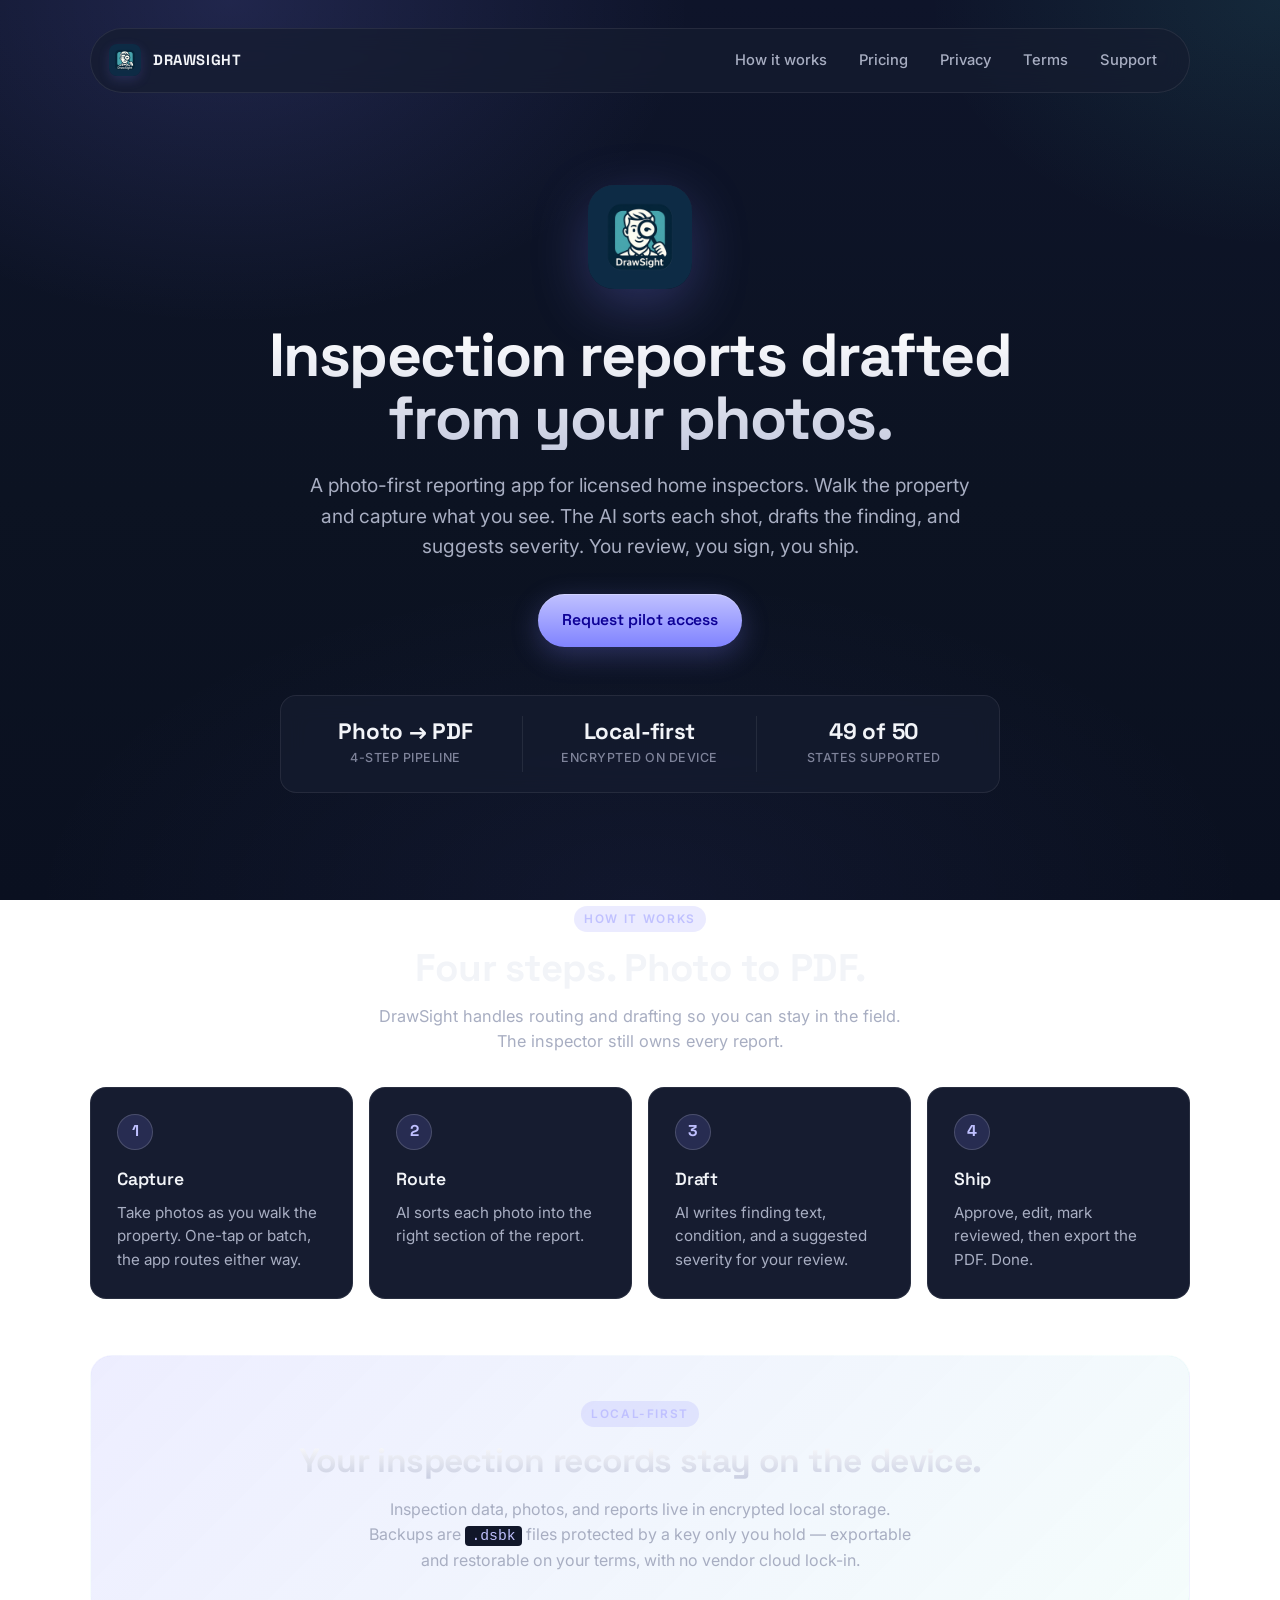
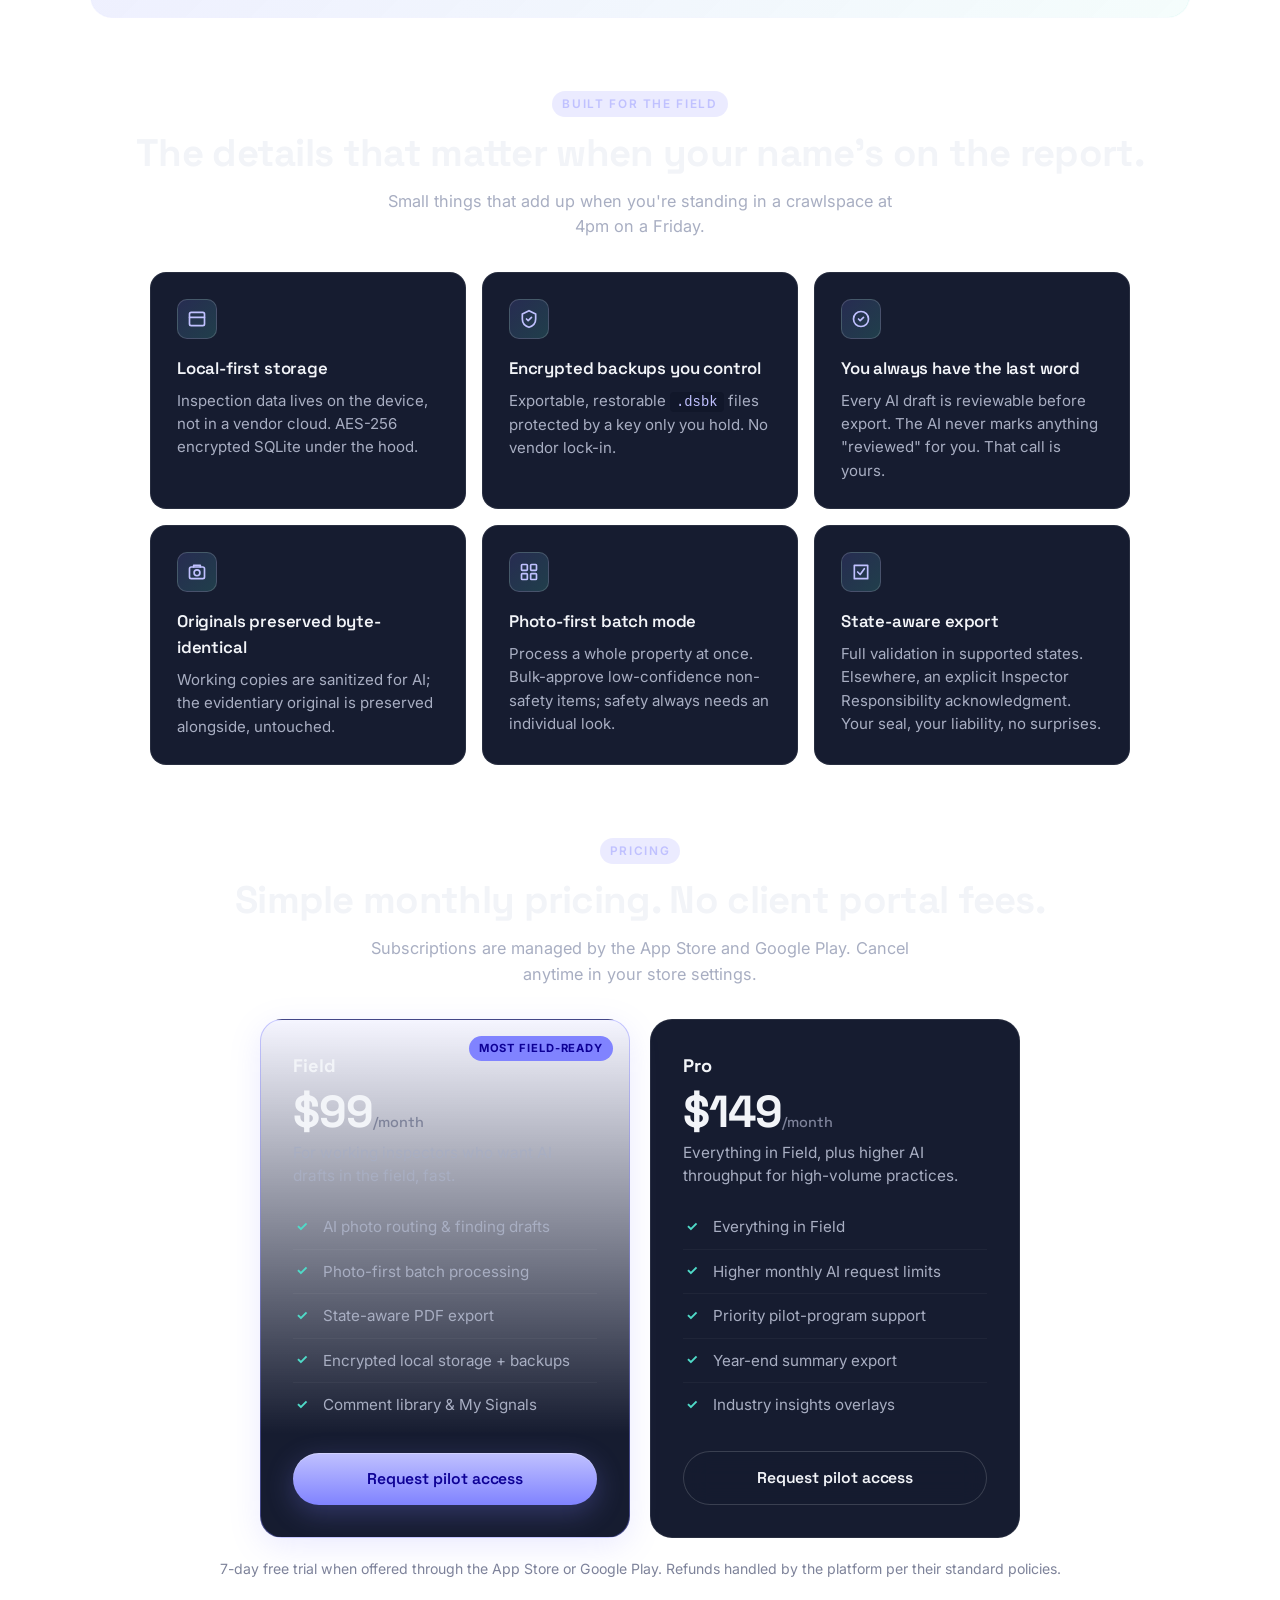
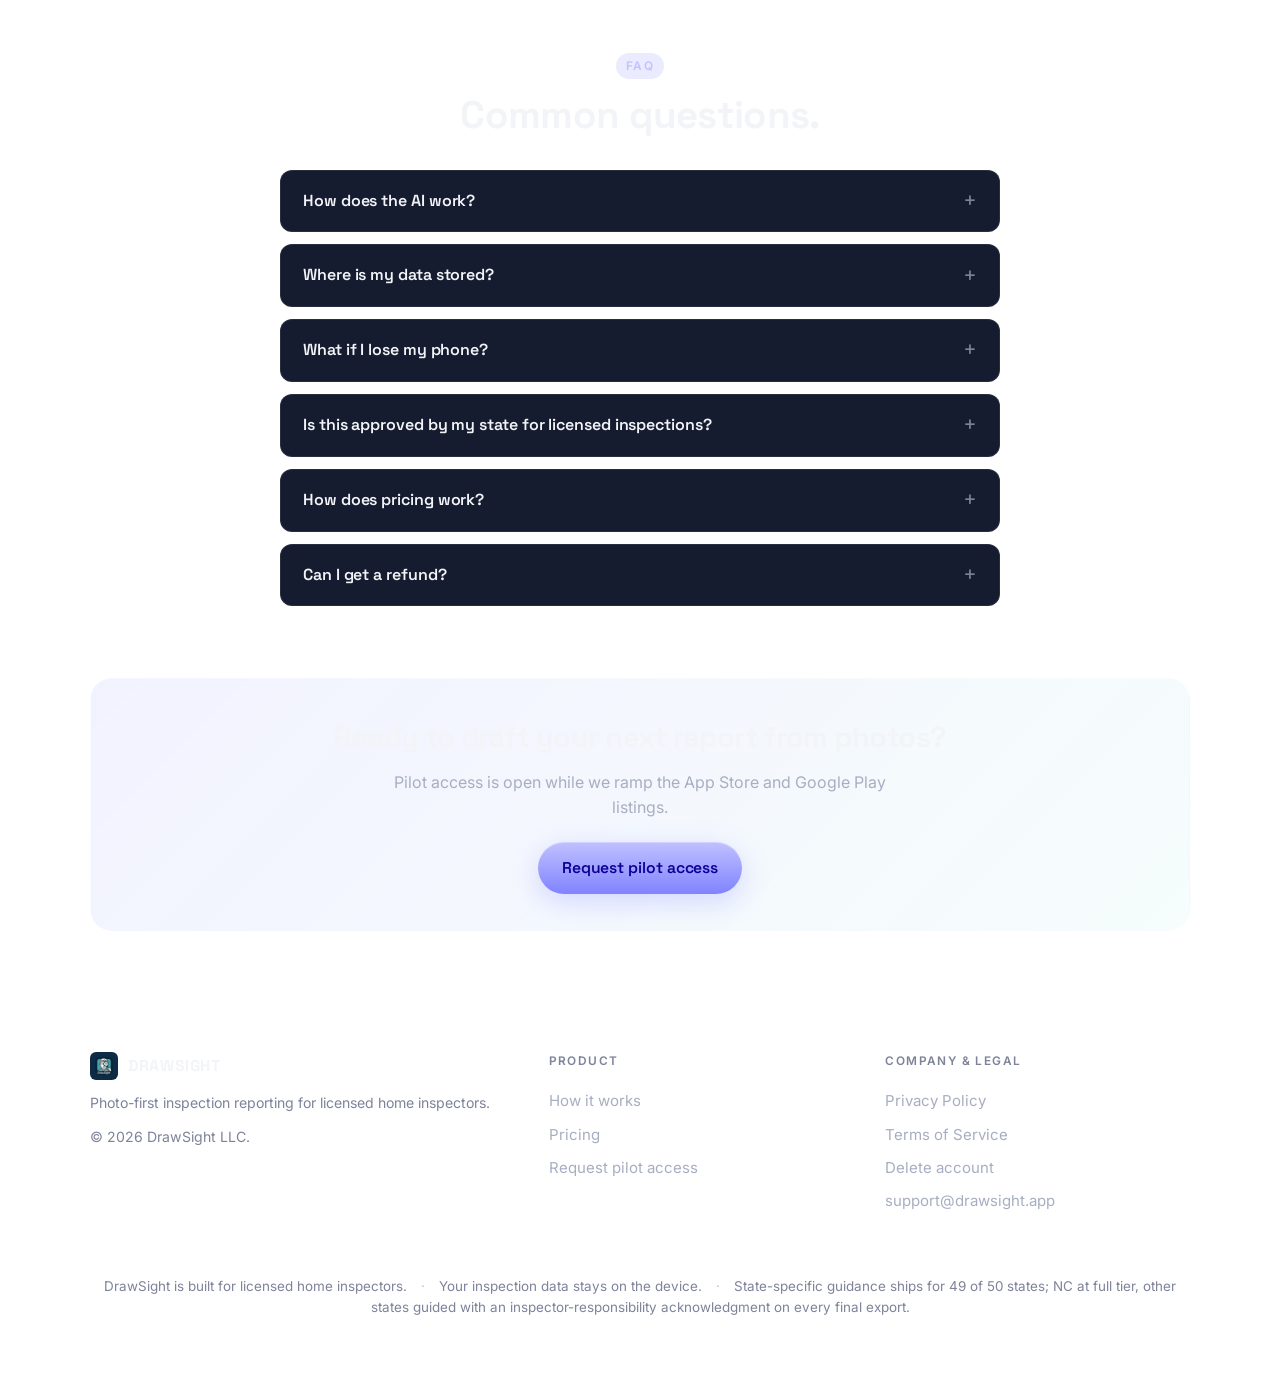
<file: index.html>
<!DOCTYPE html>
<html lang="en">
<head>
    <meta charset="UTF-8">
    <meta name="viewport" content="width=device-width, initial-scale=1.0">
    <title>DrawSight · Photo-First Inspection Reporting</title>
    <meta name="description" content="DrawSight drafts home inspection reports from your photos. AI sorts, drafts, and suggests severity. You review and ship. Local-first storage, encrypted backups.">
    <meta name="author" content="DrawSight LLC">
    <meta name="robots" content="index, follow">
    <meta name="theme-color" content="#0C1322">
    <meta property="og:title" content="DrawSight · Photo-First Inspection Reporting">
    <meta property="og:description" content="AI drafts home inspection reports from your photos. You review and ship. Local-first and encrypted on the device.">
    <meta property="og:url" content="https://drawsight.app/">
    <meta property="og:type" content="website">
    <meta property="og:site_name" content="DrawSight">
    <meta property="og:image" content="https://drawsight.app/assets/logo.png">
    <link rel="canonical" href="https://drawsight.app/">
    <link rel="icon" type="image/png" href="assets/logo.png">
    <link rel="apple-touch-icon" href="assets/logo.png">
    <link rel="preconnect" href="https://fonts.googleapis.com">
    <link rel="preconnect" href="https://fonts.gstatic.com" crossorigin>
    <link rel="stylesheet" href="https://fonts.googleapis.com/css2?family=Inter:wght@400;500;600;700&family=Space+Grotesk:wght@500;600;700&display=swap">
    <link rel="stylesheet" href="style.css">
</head>
<body>
    <div class="shell">
        <nav class="nav" aria-label="Primary">
            <a class="brand" href="/" aria-label="DrawSight home">
                <img src="assets/logo.png" alt="" aria-hidden="true">
                <span>DrawSight</span>
            </a>
            <div class="nav-links">
                <a href="#how-it-works">How it works</a>
                <a href="#pricing">Pricing</a>
                <a href="privacy-policy.html">Privacy</a>
                <a href="terms-of-service.html">Terms</a>
                <a href="mailto:support@drawsight.app">Support</a>
            </div>
        </nav>

        <section class="hero">
            <img class="hero-logo" src="assets/logo.png" alt="DrawSight app icon">
            <h1>Inspection reports drafted from your photos.</h1>
            <p class="lede">
                A photo-first reporting app for licensed home inspectors. Walk the
                property and capture what you see. The AI sorts each shot, drafts the
                finding, and suggests severity. You review, you sign, you ship.
            </p>
            <div class="cta-row">
                <!-- TODO(L): replace with real TestFlight / Play store URLs once
                     listings are live. Pre-launch placeholders link to support
                     so an interested user has a path forward. -->
                <a class="btn btn-primary" href="mailto:support@drawsight.app?subject=DrawSight%20pilot%20interest">
                    Request pilot access
                </a>
            </div>

            <div class="hero-stats" role="list" aria-label="Product highlights">
                <div class="stat" role="listitem">
                    <div class="stat-value">Photo → PDF</div>
                    <div class="stat-label">4-step pipeline</div>
                </div>
                <div class="stat" role="listitem">
                    <div class="stat-value">Local-first</div>
                    <div class="stat-label">Encrypted on device</div>
                </div>
                <div class="stat" role="listitem">
                    <div class="stat-value">49 of 50</div>
                    <div class="stat-label">States supported</div>
                </div>
            </div>
        </section>

        <!-- ── How it works ───────────────────────────────────────── -->
        <section id="how-it-works">
            <div class="section-head">
                <span class="eyebrow">How it works</span>
                <h2>Four steps. Photo to PDF.</h2>
                <p>DrawSight handles routing and drafting so you can stay in the field. The
                    inspector still owns every report.</p>
            </div>
            <div class="grid-4">
                <article class="card">
                    <span class="num">1</span>
                    <h3>Capture</h3>
                    <p>Take photos as you walk the property. One-tap or batch, the app routes either way.</p>
                </article>
                <article class="card">
                    <span class="num">2</span>
                    <h3>Route</h3>
                    <p>AI sorts each photo into the right section of the report.</p>
                </article>
                <article class="card">
                    <span class="num">3</span>
                    <h3>Draft</h3>
                    <p>AI writes finding text, condition, and a suggested severity for your review.</p>
                </article>
                <article class="card">
                    <span class="num">4</span>
                    <h3>Ship</h3>
                    <p>Approve, edit, mark reviewed, then export the PDF. Done.</p>
                </article>
            </div>
        </section>

        <!-- ── Local-first callout ───────────────────────────────── -->
        <section class="callout" aria-labelledby="local-first-pitch">
            <span class="eyebrow">Local-first</span>
            <h2 id="local-first-pitch">Your inspection records stay on the device.</h2>
            <p>
                Inspection data, photos, and reports live in encrypted local storage.
                Backups are <code>.dsbk</code> files protected by a key only you hold —
                exportable and restorable on your terms, with no vendor cloud lock-in.
            </p>
        </section>

        <!-- ── Built for inspectors (feature grid w/ inline SVG icons) ─── -->
        <section>
            <div class="section-head">
                <span class="eyebrow">Built for the field</span>
                <h2>The details that matter when your name's on the report.</h2>
                <p>Small things that add up when you're standing in a crawlspace at 4pm on a Friday.</p>
            </div>
            <div class="feature-grid">
                <article class="feature">
                    <span class="icon" aria-hidden="true">
                        <svg width="20" height="20" viewBox="0 0 24 24" fill="none" stroke="currentColor" stroke-width="2" stroke-linecap="round" stroke-linejoin="round"><rect x="3" y="4" width="18" height="16" rx="2"/><path d="M3 10h18"/></svg>
                    </span>
                    <h3>Local-first storage</h3>
                    <p>Inspection data lives on the device, not in a vendor cloud. AES-256 encrypted SQLite under the hood.</p>
                </article>
                <article class="feature">
                    <span class="icon" aria-hidden="true">
                        <svg width="20" height="20" viewBox="0 0 24 24" fill="none" stroke="currentColor" stroke-width="2" stroke-linecap="round" stroke-linejoin="round"><path d="M12 2 4 6v6c0 5 3.5 8.5 8 10 4.5-1.5 8-5 8-10V6l-8-4z"/><path d="m9 12 2 2 4-4"/></svg>
                    </span>
                    <h3>Encrypted backups you control</h3>
                    <p>Exportable, restorable <code>.dsbk</code> files protected by a key only you hold. No vendor lock-in.</p>
                </article>
                <article class="feature">
                    <span class="icon" aria-hidden="true">
                        <svg width="20" height="20" viewBox="0 0 24 24" fill="none" stroke="currentColor" stroke-width="2" stroke-linecap="round" stroke-linejoin="round"><circle cx="12" cy="12" r="9"/><path d="m9 12 2 2 4-4"/></svg>
                    </span>
                    <h3>You always have the last word</h3>
                    <p>Every AI draft is reviewable before export. The AI never marks anything "reviewed" for you. That call is yours.</p>
                </article>
                <article class="feature">
                    <span class="icon" aria-hidden="true">
                        <svg width="20" height="20" viewBox="0 0 24 24" fill="none" stroke="currentColor" stroke-width="2" stroke-linecap="round" stroke-linejoin="round"><rect x="3" y="6" width="18" height="14" rx="2"/><circle cx="12" cy="13" r="3.5"/><path d="M8 6V4h8v2"/></svg>
                    </span>
                    <h3>Originals preserved byte-identical</h3>
                    <p>Working copies are sanitized for AI; the evidentiary original is preserved alongside, untouched.</p>
                </article>
                <article class="feature">
                    <span class="icon" aria-hidden="true">
                        <svg width="20" height="20" viewBox="0 0 24 24" fill="none" stroke="currentColor" stroke-width="2" stroke-linecap="round" stroke-linejoin="round"><rect x="3" y="3" width="7" height="7" rx="1"/><rect x="14" y="3" width="7" height="7" rx="1"/><rect x="3" y="14" width="7" height="7" rx="1"/><rect x="14" y="14" width="7" height="7" rx="1"/></svg>
                    </span>
                    <h3>Photo-first batch mode</h3>
                    <p>Process a whole property at once. Bulk-approve low-confidence non-safety items; safety always needs an individual look.</p>
                </article>
                <article class="feature">
                    <span class="icon" aria-hidden="true">
                        <svg width="20" height="20" viewBox="0 0 24 24" fill="none" stroke="currentColor" stroke-width="2" stroke-linecap="round" stroke-linejoin="round"><path d="M4 4h16v16H4z"/><path d="m8 12 3 3 5-7"/></svg>
                    </span>
                    <h3>State-aware export</h3>
                    <p>Full validation in supported states. Elsewhere, an explicit Inspector Responsibility acknowledgment. Your seal, your liability, no surprises.</p>
                </article>
            </div>
        </section>

        <!-- ── Pricing ──────────────────────────────────────────────── -->
        <section id="pricing">
            <div class="section-head">
                <span class="eyebrow">Pricing</span>
                <h2>Simple monthly pricing. No client portal fees.</h2>
                <p>Subscriptions are managed by the App Store and Google Play. Cancel anytime in your store settings.</p>
            </div>
            <div class="pricing-grid">
                <article class="price-card featured">
                    <div class="tier-name">Field</div>
                    <div class="price">$99<small>/month</small></div>
                    <p class="tier-blurb">For working inspectors who want AI drafts in the field, fast.</p>
                    <ul>
                        <li>AI photo routing &amp; finding drafts</li>
                        <li>Photo-first batch processing</li>
                        <li>State-aware PDF export</li>
                        <li>Encrypted local storage + backups</li>
                        <li>Comment library &amp; My Signals</li>
                    </ul>
                    <a class="btn btn-primary" href="mailto:support@drawsight.app?subject=DrawSight%20pilot%20interest%20%E2%80%94%20Field">
                        Request pilot access
                    </a>
                </article>
                <article class="price-card">
                    <div class="tier-name">Pro</div>
                    <div class="price">$149<small>/month</small></div>
                    <p class="tier-blurb">Everything in Field, plus higher AI throughput for high-volume practices.</p>
                    <ul>
                        <li>Everything in Field</li>
                        <li>Higher monthly AI request limits</li>
                        <li>Priority pilot-program support</li>
                        <li>Year-end summary export</li>
                        <li>Industry insights overlays</li>
                    </ul>
                    <a class="btn btn-secondary" href="mailto:support@drawsight.app?subject=DrawSight%20pilot%20interest%20%E2%80%94%20Pro">
                        Request pilot access
                    </a>
                </article>
            </div>
            <p class="price-note">7-day free trial when offered through the App Store or Google Play. Refunds handled by the platform per their standard policies.</p>
        </section>

        <!-- ── FAQ ────────────────────────────────────────────────── -->
        <section>
            <div class="section-head">
                <span class="eyebrow">FAQ</span>
                <h2>Common questions.</h2>
            </div>
            <div class="faq">
                <details>
                    <summary>How does the AI work?</summary>
                    <p>Photos route through a DrawSight-managed proxy to an approved AI vision model. The AI
                        never sees a per-user account or credential. The current subprocessor is identified in
                        our <a href="privacy-policy.html#third-party">Privacy Policy</a>.</p>
                </details>
                <details>
                    <summary>Where is my data stored?</summary>
                    <p>On your device. Inspection records, photos, comment templates, and report PDFs all live in
                        DrawSight's local SQLite database (encrypted) and the app's documents directory. Backups
                        are AES-256-encrypted <code>.dsbk</code> files you control. We hold subscription /
                        entitlement state server-side; nothing else.</p>
                </details>
                <details>
                    <summary>What if I lose my phone?</summary>
                    <p>Restore an encrypted <code>.dsbk</code> backup on a new device. If you didn't keep a backup,
                        the local data is gone. That's the local-first trade-off. We can rebind your subscription
                        to the new install via the email-claim flow inside the app.</p>
                </details>
                <details>
                    <summary>Is this approved by my state for licensed inspections?</summary>
                    <p>DrawSight ships state-specific guidance for 49 of 50 states. North Carolina is the only
                        state at full tier, where final export runs with state-board-specific validation. In every
                        other supported state, final export requires an explicit Inspector Responsibility
                        acknowledgment, recorded as an audit event on the report. The inspector's license and
                        seal carry the liability either way.</p>
                </details>
                <details>
                    <summary>How does pricing work?</summary>
                    <p>See <a href="#pricing">Pricing</a> above. Field is $99/mo, Pro is $149/mo, both billed
                        monthly through the App Store or Google Play. <a href="mailto:support@drawsight.app?subject=DrawSight%20pilot%20interest">Email support</a>
                        for pilot access during the pre-launch period.</p>
                </details>
                <details>
                    <summary>Can I get a refund?</summary>
                    <p>Refunds are handled by the App Store or Google Play per their standard policies. We don't
                        process payments directly. They do.</p>
                </details>
            </div>
        </section>

        <!-- ── Closing CTA strip ────────────────────────────────────── -->
        <section class="cta-strip">
            <h3>Ready to draft your next report from photos?</h3>
            <p>Pilot access is open while we ramp the App Store and Google Play listings.</p>
            <a class="btn btn-primary" href="mailto:support@drawsight.app?subject=DrawSight%20pilot%20interest">
                Request pilot access
            </a>
        </section>

        <!-- ── Footer ─────────────────────────────────────────────── -->
        <footer class="footer">
            <div class="footer-col">
                <span class="footer-brand">
                    <img src="assets/logo.png" alt="" aria-hidden="true">
                    <span>DrawSight</span>
                </span>
                <p>Photo-first inspection reporting for licensed home inspectors.</p>
                <p style="margin-top: 12px;">© 2026 DrawSight LLC.</p>
            </div>
            <div class="footer-col">
                <h4>Product</h4>
                <a href="#how-it-works">How it works</a>
                <a href="#pricing">Pricing</a>
                <a href="mailto:support@drawsight.app?subject=DrawSight%20pilot%20interest">Request pilot access</a>
            </div>
            <div class="footer-col">
                <h4>Company &amp; legal</h4>
                <a href="privacy-policy.html">Privacy Policy</a>
                <a href="terms-of-service.html">Terms of Service</a>
                <a href="delete-account.html">Delete account</a>
                <a href="mailto:support@drawsight.app">support@drawsight.app</a>
            </div>
        </footer>
        <div class="footer-bottom">
            DrawSight is built for licensed home inspectors.
            <span class="dot">·</span>
            Your inspection data stays on the device.
            <span class="dot">·</span>
            State-specific guidance ships for 49 of 50 states; NC at full tier, other states guided with an inspector-responsibility acknowledgment on every final export.
        </div>
    </div>
</body>
</html>
</file>
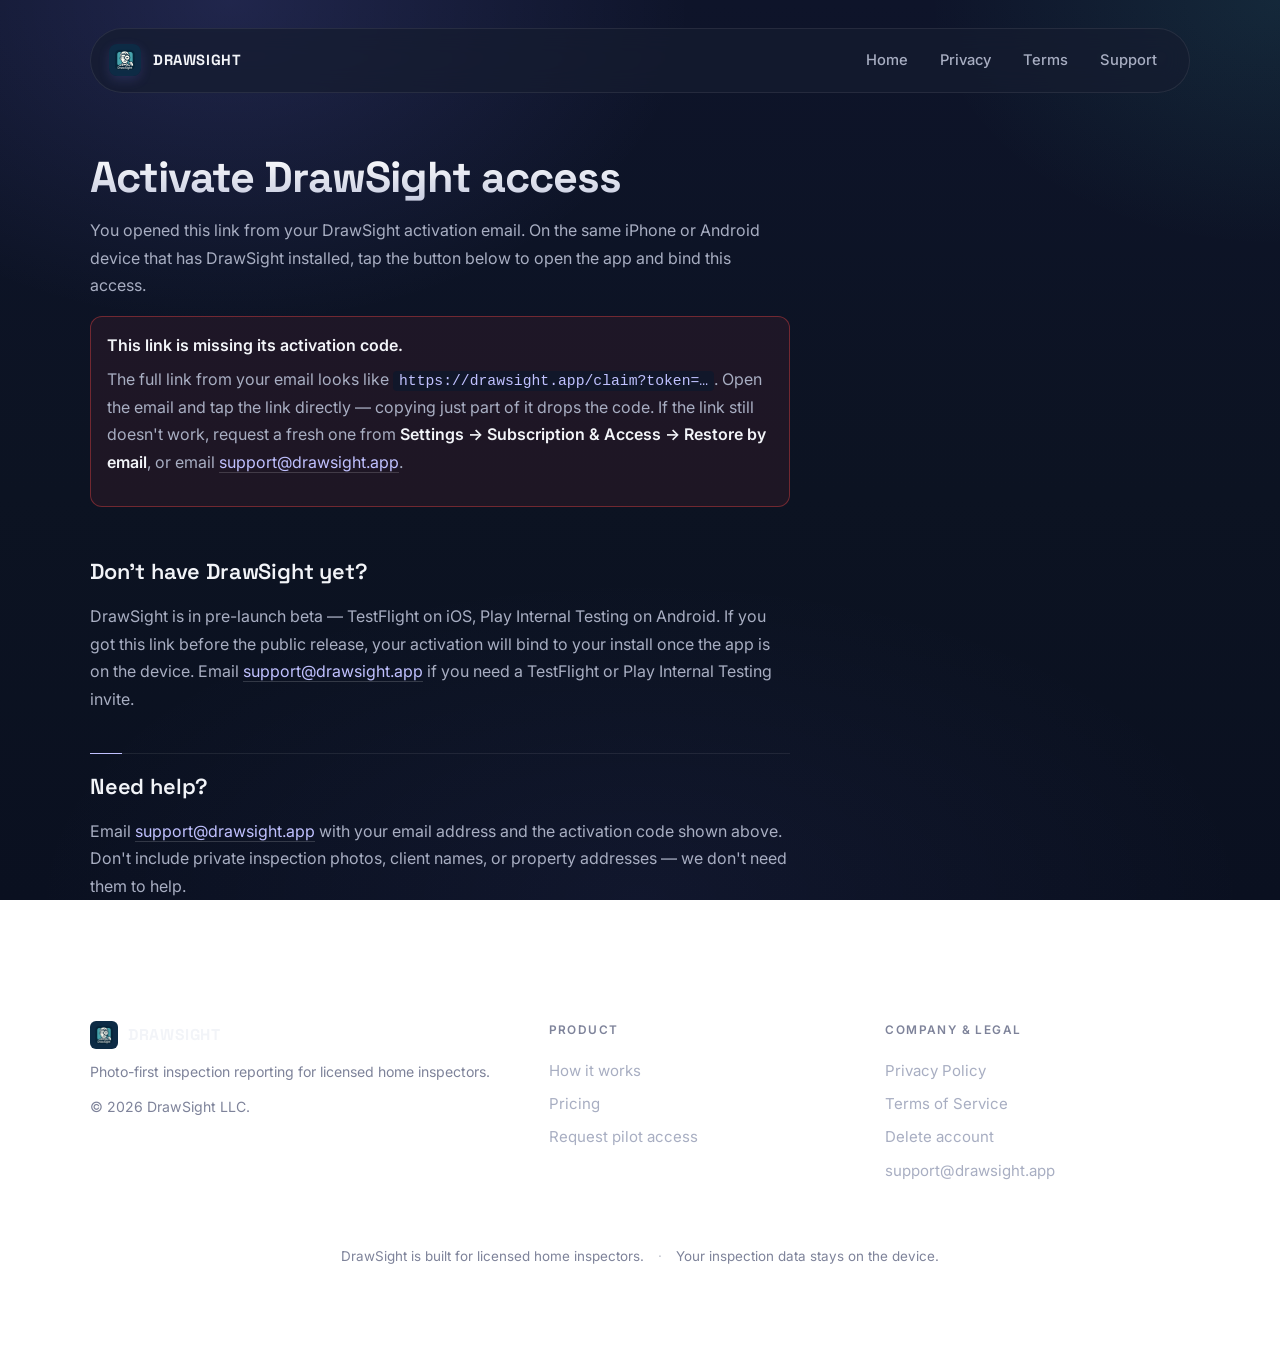
<file: claim.html>
<!DOCTYPE html>
<html lang="en">
<head>
    <meta charset="UTF-8">
    <meta name="viewport" content="width=device-width, initial-scale=1.0">
    <title>Activate DrawSight Access</title>
    <meta name="description" content="Open DrawSight on this device to activate your access.">
    <meta name="theme-color" content="#0C1322">
    <meta name="robots" content="noindex,nofollow">
    <link rel="canonical" href="https://drawsight.app/claim">
    <link rel="icon" type="image/png" href="assets/logo.png">
    <link rel="apple-touch-icon" href="assets/logo.png">
    <link rel="preconnect" href="https://fonts.googleapis.com">
    <link rel="preconnect" href="https://fonts.gstatic.com" crossorigin>
    <link rel="stylesheet" href="https://fonts.googleapis.com/css2?family=Inter:wght@400;500;600;700&family=Space+Grotesk:wght@500;600;700&display=swap">
    <link rel="stylesheet" href="style.css">
    <style>
        /* Page-local helpers — keep visual contract with style.css but
           a couple of pieces (token chip, copy-button feedback) are
           specific to this page and not worth promoting to the shared
           sheet. */
        .claim-card {
            background: rgba(255, 255, 255, 0.04);
            border: 1px solid rgba(255, 255, 255, 0.08);
            border-radius: 18px;
            padding: 32px;
            margin: 32px 0;
        }
        .token-chip {
            font-family: 'Space Grotesk', ui-monospace, SFMono-Regular,
                Menlo, Consolas, monospace;
            font-size: 14px;
            background: rgba(255, 255, 255, 0.06);
            border: 1px solid rgba(255, 255, 255, 0.12);
            border-radius: 10px;
            padding: 12px 14px;
            word-break: break-all;
            user-select: all;
            margin: 8px 0 12px;
        }
        .token-row {
            display: flex;
            gap: 12px;
            flex-wrap: wrap;
            align-items: center;
            margin-top: 12px;
        }
        .copy-btn {
            background: var(--ds-accent, #2563eb);
            color: #fff;
            border: 0;
            border-radius: 999px;
            padding: 10px 18px;
            font: inherit;
            font-weight: 600;
            cursor: pointer;
        }
        .copy-btn:disabled { opacity: 0.7; cursor: default; }
        .open-btn {
            display: inline-block;
            background: var(--ds-accent, #2563eb);
            color: #fff;
            text-decoration: none;
            border-radius: 999px;
            padding: 14px 22px;
            font-weight: 600;
            margin-top: 8px;
        }
        .muted { opacity: 0.7; font-size: 14px; margin-top: 12px; }
        .error-box {
            background: rgba(239, 68, 68, 0.08);
            border: 1px solid rgba(239, 68, 68, 0.4);
            color: #fecaca;
            border-radius: 12px;
            padding: 16px;
            margin-top: 16px;
        }
    </style>
</head>
<body>
    <div class="shell">
        <nav class="nav" aria-label="Primary">
            <a class="brand" href="index.html" aria-label="DrawSight home">
                <img src="assets/logo.png" alt="" aria-hidden="true">
                <span>DrawSight</span>
            </a>
            <div class="nav-links">
                <a href="index.html">Home</a>
                <a href="privacy-policy.html">Privacy</a>
                <a href="terms-of-service.html">Terms</a>
                <a href="mailto:support@drawsight.app">Support</a>
            </div>
        </nav>

        <main class="legal-body" style="padding-top: 32px;">
            <h1>Activate DrawSight access</h1>
            <p>
                You opened this link from your DrawSight activation email.
                On the same iPhone or Android device that has DrawSight installed,
                tap the button below to open the app and bind this access.
            </p>

            <div class="claim-card" id="with-token" hidden>
                <p>
                    If DrawSight is installed and Universal Links / App Links
                    are working, the email link should have launched the app
                    directly. If you're seeing this page instead, your email
                    opened the link in a browser that can't hand off to the
                    app (Gmail in-app webview is the usual culprit). Copy the
                    activation code below and paste it into <strong>Settings
                    → Subscription &amp; Access → Restore by email</strong>
                    in DrawSight.
                </p>

                <h3 style="margin-top: 24px; font-size: 16px;">Activation code</h3>
                <div class="token-chip" id="token-chip" aria-label="Activation code"></div>
                <div class="token-row">
                    <button class="copy-btn" id="copy-btn" type="button">Copy code</button>
                    <span id="copy-feedback" class="muted" aria-live="polite"></span>
                </div>

                <p class="muted" style="margin-top: 24px;">
                    Activation links expire 15 minutes after they're sent. If
                    yours has expired, request a fresh one from
                    <strong>Settings → Subscription &amp; Access → Restore
                    by email</strong> inside DrawSight, or email
                    <a href="mailto:support@drawsight.app">support@drawsight.app</a>.
                </p>
            </div>

            <div class="claim-card error-box" id="no-token" hidden>
                <strong>This link is missing its activation code.</strong>
                <p style="margin-top: 8px;">
                    The full link from your email looks like
                    <code>https://drawsight.app/claim?token=…</code>. Open the
                    email and tap the link directly — copying just part of it
                    drops the code. If the link still doesn't work, request a
                    fresh one from <strong>Settings → Subscription &amp; Access
                    → Restore by email</strong>, or email
                    <a href="mailto:support@drawsight.app">support@drawsight.app</a>.
                </p>
            </div>

            <h2 style="margin-top: 48px;">Don't have DrawSight yet?</h2>
            <p>
                DrawSight is in pre-launch beta — TestFlight on iOS, Play
                Internal Testing on Android. If you got this link before the
                public release, your activation will bind to your install
                once the app is on the device. Email
                <a href="mailto:support@drawsight.app">support@drawsight.app</a>
                if you need a TestFlight or Play Internal Testing invite.
            </p>

            <h2>Need help?</h2>
            <p>
                Email <a href="mailto:support@drawsight.app">support@drawsight.app</a>
                with your email address and the activation code shown above.
                Don't include private inspection photos, client names, or
                property addresses — we don't need them to help.
            </p>
        </main>

        <footer class="footer">
            <div class="footer-col">
                <span class="footer-brand">
                    <img src="assets/logo.png" alt="" aria-hidden="true">
                    <span>DrawSight</span>
                </span>
                <p>Photo-first inspection reporting for licensed home inspectors.</p>
                <p style="margin-top: 12px;">© 2026 DrawSight LLC.</p>
            </div>
            <div class="footer-col">
                <h4>Product</h4>
                <a href="index.html#how-it-works">How it works</a>
                <a href="index.html#pricing">Pricing</a>
                <a href="mailto:support@drawsight.app?subject=DrawSight%20pilot%20interest">Request pilot access</a>
            </div>
            <div class="footer-col">
                <h4>Company &amp; legal</h4>
                <a href="privacy-policy.html">Privacy Policy</a>
                <a href="terms-of-service.html">Terms of Service</a>
                <a href="delete-account.html">Delete account</a>
                <a href="mailto:support@drawsight.app">support@drawsight.app</a>
            </div>
        </footer>
        <div class="footer-bottom">
            DrawSight is built for licensed home inspectors.
            <span class="dot">·</span>
            Your inspection data stays on the device.
        </div>
    </div>

    <script>
        // The Worker emits the magic link as
        //   https://drawsight.app/claim?token=<43-char-base64url>
        // iOS Universal Links / Android App Links should auto-launch
        // the installed DrawSight app and route through deep_link_router
        // before this page even paints. We're the fallback for cases
        // where that fails: in-app webviews (Gmail, Outlook), the app
        // isn't installed, or the link was opened on desktop.
        //
        // Codex R3 fix-lane Phase 3 #5 (2026-05-10, Audit Area 9 #1):
        // this page no longer mints a `drawsight://claim?token=...`
        // button. Pre-fix the page generated that custom-scheme link
        // for every visit, including current magic-link flows where
        // Universal Links should have caught the click first. Android
        // custom schemes are not domain-verified -- another app could
        // claim the scheme and intercept the activation token. Until
        // the Android intent-filter is removed (tracked separately by
        // `DeepLinkRouter.customSchemeIgnoreFromDate` on 2026-08-01),
        // the safe fallback is copy/manual-paste only. Strategy:
        //   1. Pull the token out of the query string. No token → show
        //      the "missing code" box and stop.
        //   2. Render the token + a copy button. The disclosure paragraph
        //      tells the inspector to paste it into the in-app
        //      Settings → Subscription & Access → Restore by email
        //      form -- the only authenticated activation channel.
        //   3. Don't auto-redirect to drawsight:// (was already off
        //      pre-fix), don't surface a custom-scheme button (this
        //      fix), don't try anything that downgrades the
        //      domain-verified HTTPS path the email URL already used.
        (function () {
            var params = new URLSearchParams(window.location.search);
            var token = (params.get('token') || '').trim();

            if (!token) {
                document.getElementById('no-token').hidden = false;
                return;
            }

            document.getElementById('with-token').hidden = false;
            document.getElementById('token-chip').textContent = token;

            var copyBtn = document.getElementById('copy-btn');
            var feedback = document.getElementById('copy-feedback');
            copyBtn.addEventListener('click', function () {
                if (!navigator.clipboard || !navigator.clipboard.writeText) {
                    feedback.textContent = 'Copy not supported — long-press the code above instead.';
                    return;
                }
                navigator.clipboard.writeText(token).then(function () {
                    feedback.textContent = 'Copied. Paste it into Restore by email in DrawSight.';
                    copyBtn.disabled = true;
                    setTimeout(function () {
                        copyBtn.disabled = false;
                        feedback.textContent = '';
                    }, 4000);
                }, function () {
                    feedback.textContent = 'Copy failed — long-press the code above instead.';
                });
            });
        })();
    </script>
</body>
</html>
</file>
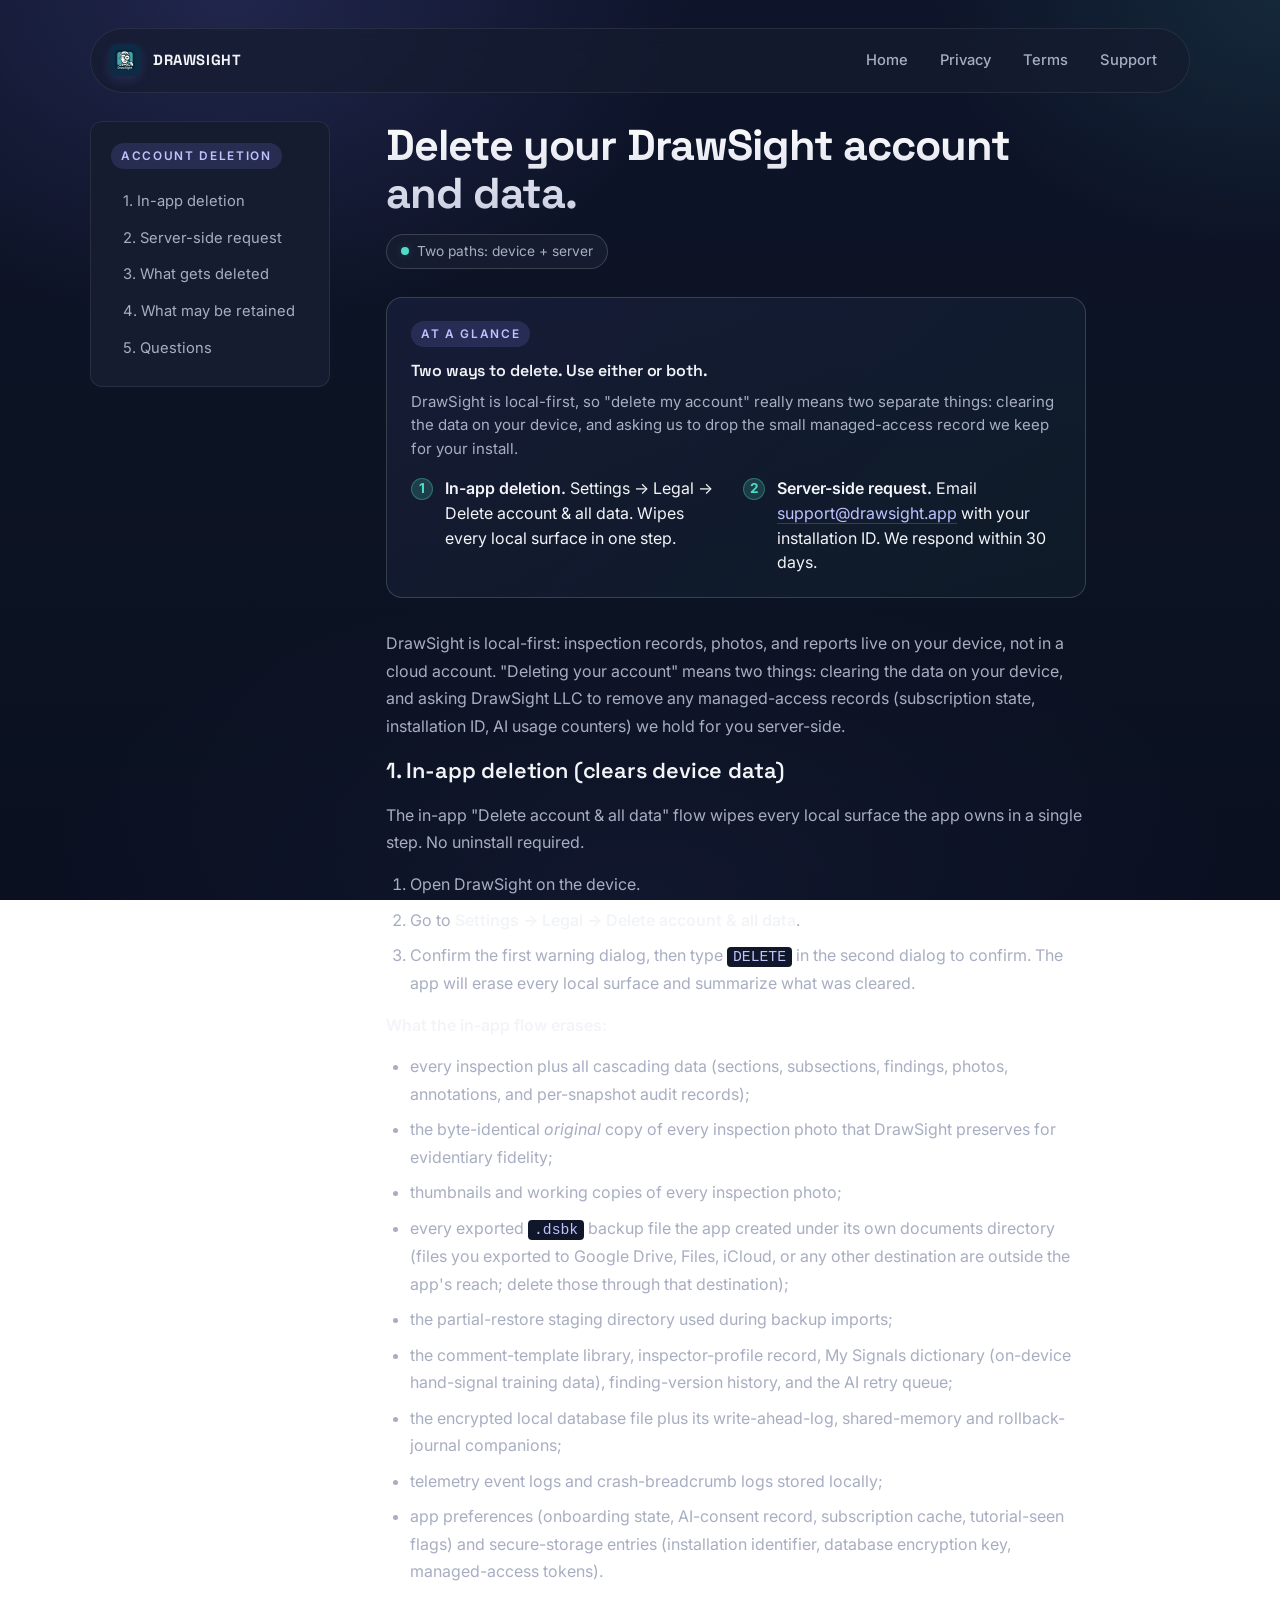
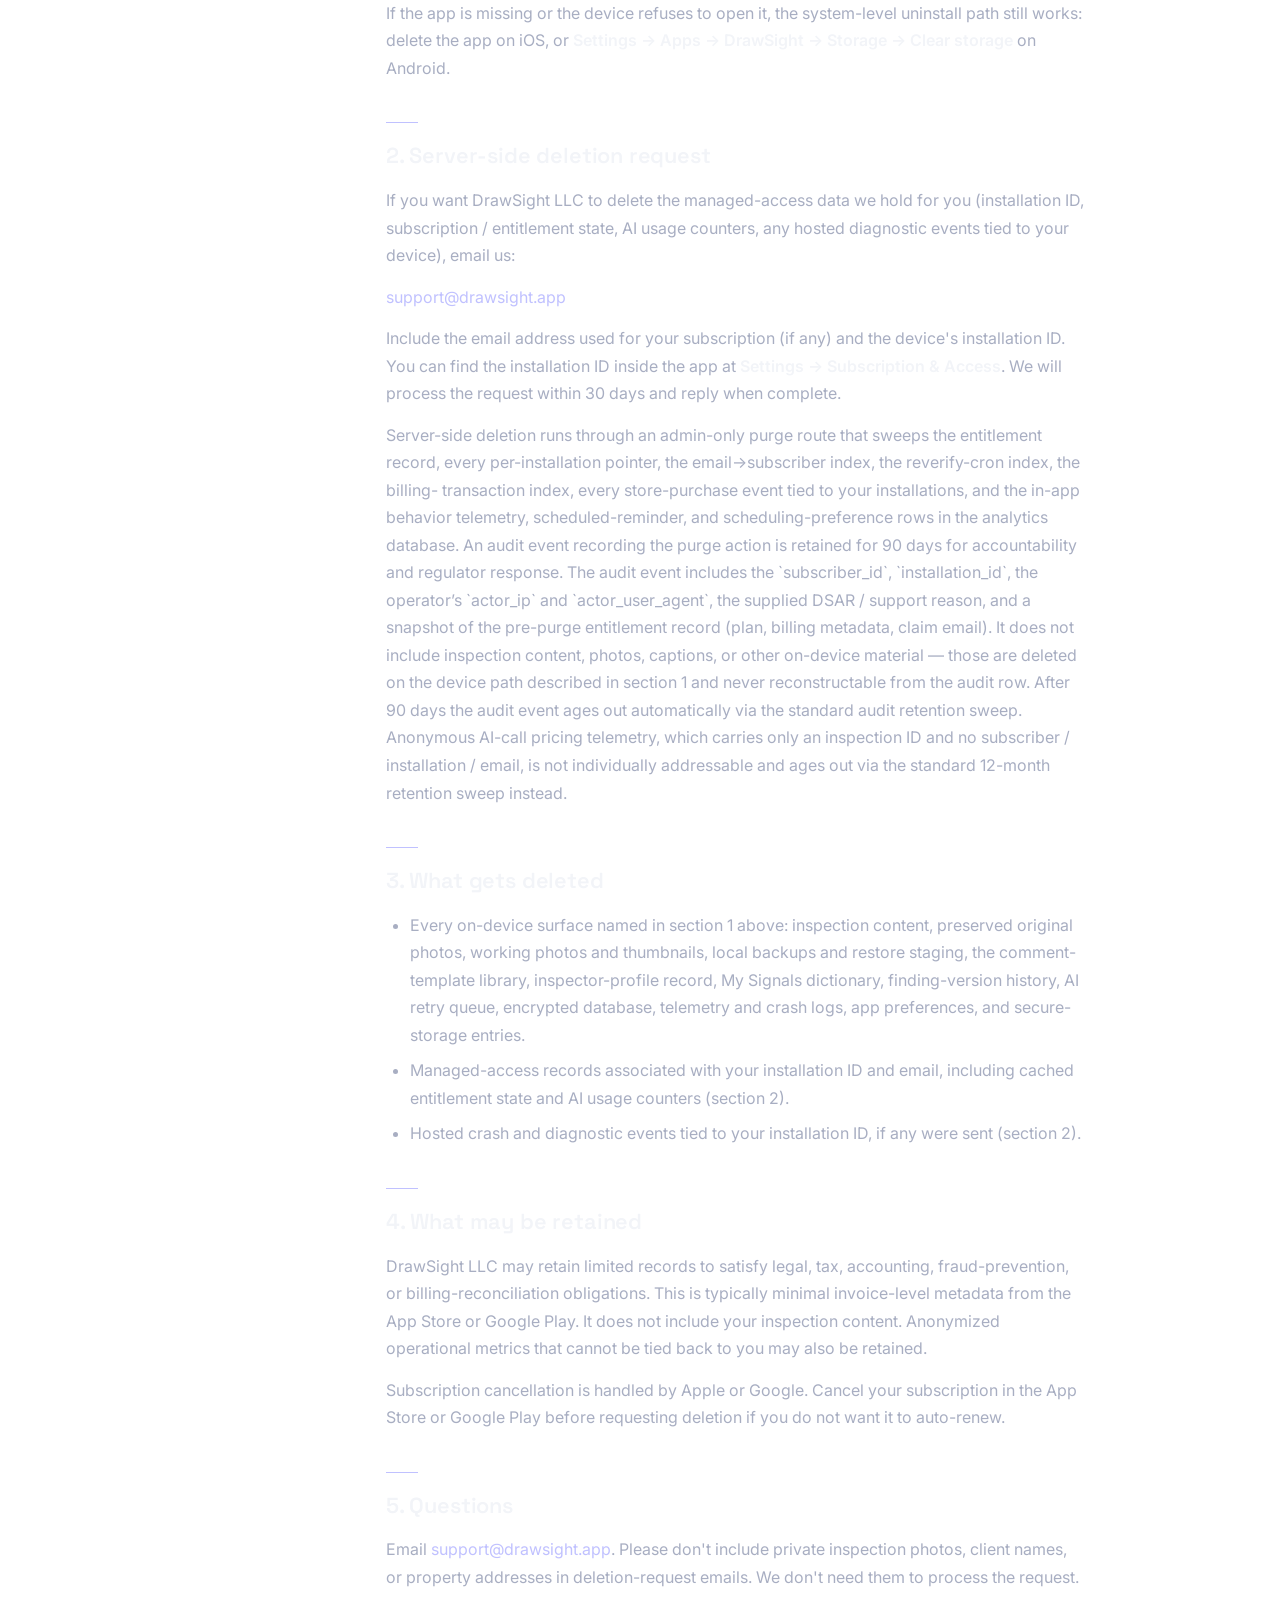
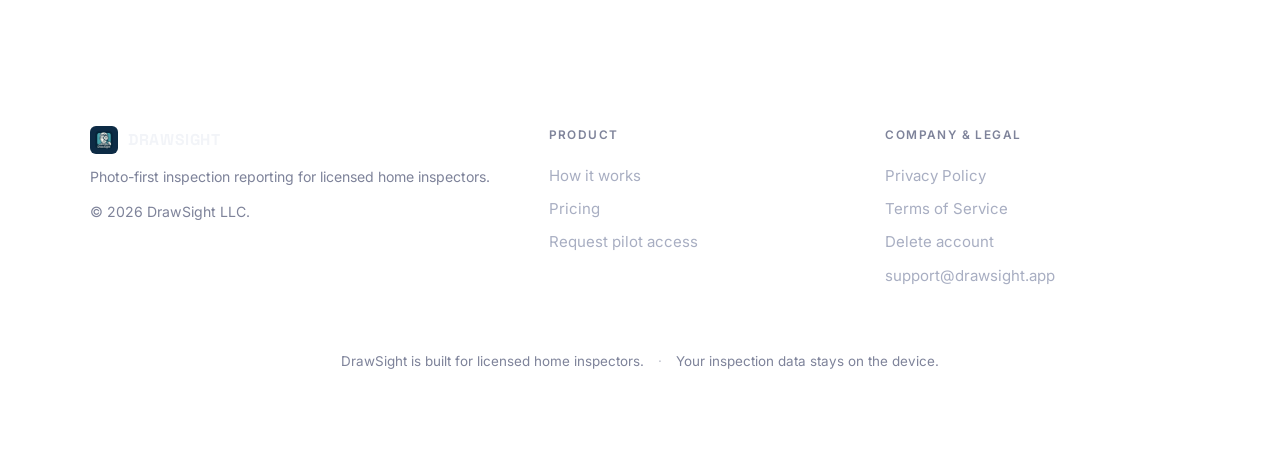
<file: delete-account.html>
<!DOCTYPE html>
<html lang="en">
<head>
    <meta charset="UTF-8">
    <meta name="viewport" content="width=device-width, initial-scale=1.0">
    <title>Delete Account · DrawSight</title>
    <meta name="description" content="How to delete your DrawSight account and any associated inspection data.">
    <meta name="theme-color" content="#0C1322">
    <link rel="canonical" href="https://drawsight.app/delete-account.html">
    <link rel="icon" type="image/png" href="assets/logo.png">
    <link rel="apple-touch-icon" href="assets/logo.png">
    <link rel="preconnect" href="https://fonts.googleapis.com">
    <link rel="preconnect" href="https://fonts.gstatic.com" crossorigin>
    <link rel="stylesheet" href="https://fonts.googleapis.com/css2?family=Inter:wght@400;500;600;700&family=Space+Grotesk:wght@500;600;700&display=swap">
    <link rel="stylesheet" href="style.css">
</head>
<body>
    <div class="shell">
        <nav class="nav" aria-label="Primary">
            <a class="brand" href="index.html" aria-label="DrawSight home">
                <img src="assets/logo.png" alt="" aria-hidden="true">
                <span>DrawSight</span>
            </a>
            <div class="nav-links">
                <a href="index.html">Home</a>
                <a href="privacy-policy.html">Privacy</a>
                <a href="terms-of-service.html">Terms</a>
                <a href="mailto:support@drawsight.app">Support</a>
            </div>
        </nav>

        <div class="legal-page">
            <aside class="legal-toc" aria-label="Contents">
                <span class="eyebrow">Account Deletion</span>
                <ul>
                    <li><a href="#in-app">1. In-app deletion</a></li>
                    <li><a href="#server">2. Server-side request</a></li>
                    <li><a href="#what-deleted">3. What gets deleted</a></li>
                    <li><a href="#what-retained">4. What may be retained</a></li>
                    <li><a href="#questions">5. Questions</a></li>
                </ul>
            </aside>

            <main class="legal-body">
                <h1>Delete your DrawSight account and data.</h1>
                <span class="effective">Two paths: device + server</span>

                <aside class="legal-glance" aria-label="Deletion at a glance">
                    <span class="eyebrow">At a glance</span>
                    <h3>Two ways to delete. Use either or both.</h3>
                    <p style="margin-bottom: 16px;">DrawSight is local-first, so "delete my account" really means two separate things: clearing the data on your device, and asking us to drop the small managed-access record we keep for your install.</p>
                    <div class="glance-grid">
                        <div class="glance-item">
                            <span class="check" aria-hidden="true">1</span>
                            <div><strong>In-app deletion.</strong> Settings → Legal → Delete account &amp; all data. Wipes every local surface in one step.</div>
                        </div>
                        <div class="glance-item">
                            <span class="check" aria-hidden="true">2</span>
                            <div><strong>Server-side request.</strong> Email <a href="mailto:support@drawsight.app?subject=Account%20Deletion%20Request">support@drawsight.app</a> with your installation ID. We respond within 30 days.</div>
                        </div>
                    </div>
                </aside>

                <p>
                    DrawSight is local-first: inspection records, photos, and reports live on your
                    device, not in a cloud account. "Deleting your account" means two things:
                    clearing the data on your device, and asking DrawSight LLC to remove any
                    managed-access records (subscription state, installation ID, AI usage counters)
                    we hold for you server-side.
                </p>

                <h2 id="in-app">1. In-app deletion (clears device data)</h2>
                <p>
                    The in-app "Delete account &amp; all data" flow wipes every local
                    surface the app owns in a single step. No uninstall required.
                </p>
                <ol>
                    <li>Open DrawSight on the device.</li>
                    <li>Go to <strong>Settings → Legal → Delete account &amp; all data</strong>.</li>
                    <li>Confirm the first warning dialog, then type <code>DELETE</code> in the
                        second dialog to confirm. The app will erase every local surface and
                        summarize what was cleared.</li>
                </ol>
                <p><strong>What the in-app flow erases:</strong></p>
                <ul>
                    <li>every inspection plus all cascading data (sections, subsections, findings, photos, annotations, and per-snapshot audit records);</li>
                    <li>the byte-identical <em>original</em> copy of every inspection photo that DrawSight preserves for evidentiary fidelity;</li>
                    <li>thumbnails and working copies of every inspection photo;</li>
                    <li>every exported <code>.dsbk</code> backup file the app created under its own documents directory (files you exported to Google Drive, Files, iCloud, or any other destination are outside the app's reach; delete those through that destination);</li>
                    <li>the partial-restore staging directory used during backup imports;</li>
                    <li>the comment-template library, inspector-profile record, My Signals dictionary (on-device hand-signal training data), finding-version history, and the AI retry queue;</li>
                    <li>the encrypted local database file plus its write-ahead-log, shared-memory and rollback-journal companions;</li>
                    <li>telemetry event logs and crash-breadcrumb logs stored locally;</li>
                    <li>app preferences (onboarding state, AI-consent record, subscription cache, tutorial-seen flags) and secure-storage entries (installation identifier, database encryption key, managed-access tokens).</li>
                </ul>
                <p>
                    If the app is missing or the device refuses to open it, the system-level
                    uninstall path still works: delete the app on iOS, or
                    <strong>Settings → Apps → DrawSight → Storage → Clear storage</strong>
                    on Android.
                </p>

                <h2 id="server">2. Server-side deletion request</h2>
                <p>
                    If you want DrawSight LLC to delete the managed-access data we hold for you
                    (installation ID, subscription / entitlement state, AI usage counters, any
                    hosted diagnostic events tied to your device), email us:
                </p>
                <p>
                    <a href="mailto:support@drawsight.app?subject=Account%20Deletion%20Request">support@drawsight.app</a>
                </p>
                <p>
                    Include the email address used for your subscription (if any) and the
                    device's installation ID. You can find the installation ID inside the app at
                    <strong>Settings → Subscription &amp; Access</strong>. We will process the request
                    within 30 days and reply when complete.
                </p>
                <p>
                    Server-side deletion runs through an admin-only purge route that
                    sweeps the entitlement record, every per-installation pointer, the
                    email&rarr;subscriber index, the reverify-cron index, the billing-
                    transaction index, every store-purchase event tied to your
                    installations, and the in-app behavior telemetry, scheduled-reminder,
                    and scheduling-preference rows in the analytics database. An audit
                    event recording the purge action is retained for 90 days for
                    accountability and regulator response. The audit event includes the
                    `subscriber_id`, `installation_id`, the operator&rsquo;s `actor_ip`
                    and `actor_user_agent`, the supplied DSAR / support reason, and a
                    snapshot of the pre-purge entitlement record (plan, billing
                    metadata, claim email). It does not include inspection content,
                    photos, captions, or other on-device material &mdash; those are
                    deleted on the device path described in section 1 and never
                    reconstructable from the audit row. After 90 days the audit
                    event ages out automatically via the standard audit retention
                    sweep. Anonymous AI-call pricing telemetry, which carries only an
                    inspection ID and no subscriber / installation / email, is not
                    individually addressable and ages out via the standard 12-month
                    retention sweep instead.
                </p>

                <h2 id="what-deleted">3. What gets deleted</h2>
                <ul>
                    <li>Every on-device surface named in section 1 above: inspection content, preserved original photos, working photos and thumbnails, local backups and restore staging, the comment-template library, inspector-profile record, My Signals dictionary, finding-version history, AI retry queue, encrypted database, telemetry and crash logs, app preferences, and secure-storage entries.</li>
                    <li>Managed-access records associated with your installation ID and email, including cached entitlement state and AI usage counters (section 2).</li>
                    <li>Hosted crash and diagnostic events tied to your installation ID, if any were sent (section 2).</li>
                </ul>

                <h2 id="what-retained">4. What may be retained</h2>
                <p>
                    DrawSight LLC may retain limited records to satisfy legal, tax, accounting,
                    fraud-prevention, or billing-reconciliation obligations. This is typically
                    minimal invoice-level metadata from the App Store or Google Play. It does not
                    include your inspection content. Anonymized operational metrics that cannot be
                    tied back to you may also be retained.
                </p>
                <p>
                    Subscription cancellation is handled by Apple or Google. Cancel your
                    subscription in the App Store or Google Play before requesting deletion if you
                    do not want it to auto-renew.
                </p>

                <h2 id="questions">5. Questions</h2>
                <p>
                    Email <a href="mailto:support@drawsight.app">support@drawsight.app</a>. Please
                    don't include private inspection photos, client names, or property addresses in
                    deletion-request emails. We don't need them to process the request.
                </p>
            </main>
        </div>

        <footer class="footer">
            <div class="footer-col">
                <span class="footer-brand">
                    <img src="assets/logo.png" alt="" aria-hidden="true">
                    <span>DrawSight</span>
                </span>
                <p>Photo-first inspection reporting for licensed home inspectors.</p>
                <p style="margin-top: 12px;">© 2026 DrawSight LLC.</p>
            </div>
            <div class="footer-col">
                <h4>Product</h4>
                <a href="index.html#how-it-works">How it works</a>
                <a href="index.html#pricing">Pricing</a>
                <a href="mailto:support@drawsight.app?subject=DrawSight%20pilot%20interest">Request pilot access</a>
            </div>
            <div class="footer-col">
                <h4>Company &amp; legal</h4>
                <a href="privacy-policy.html">Privacy Policy</a>
                <a href="terms-of-service.html">Terms of Service</a>
                <a href="delete-account.html">Delete account</a>
                <a href="mailto:support@drawsight.app">support@drawsight.app</a>
            </div>
        </footer>
        <div class="footer-bottom">
            DrawSight is built for licensed home inspectors.
            <span class="dot">·</span>
            Your inspection data stays on the device.
        </div>
    </div>
</body>
</html>
</file>
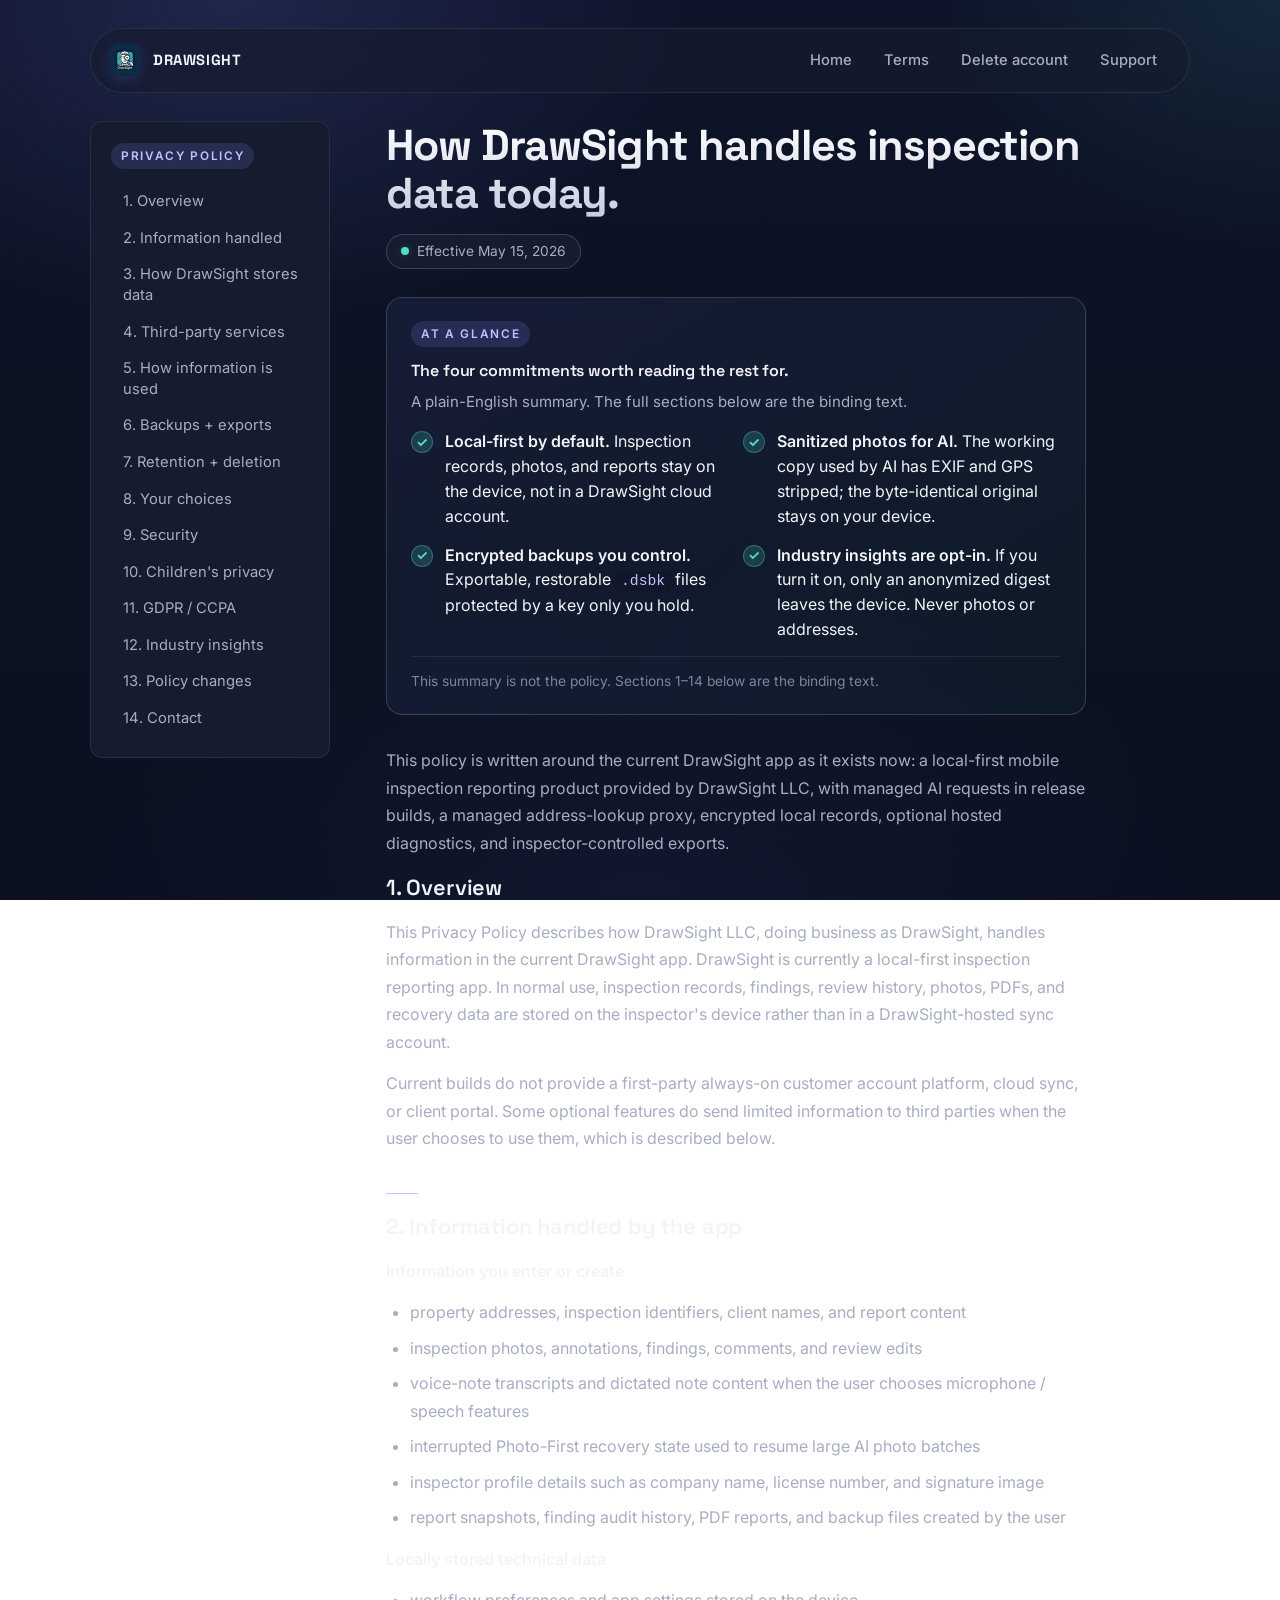
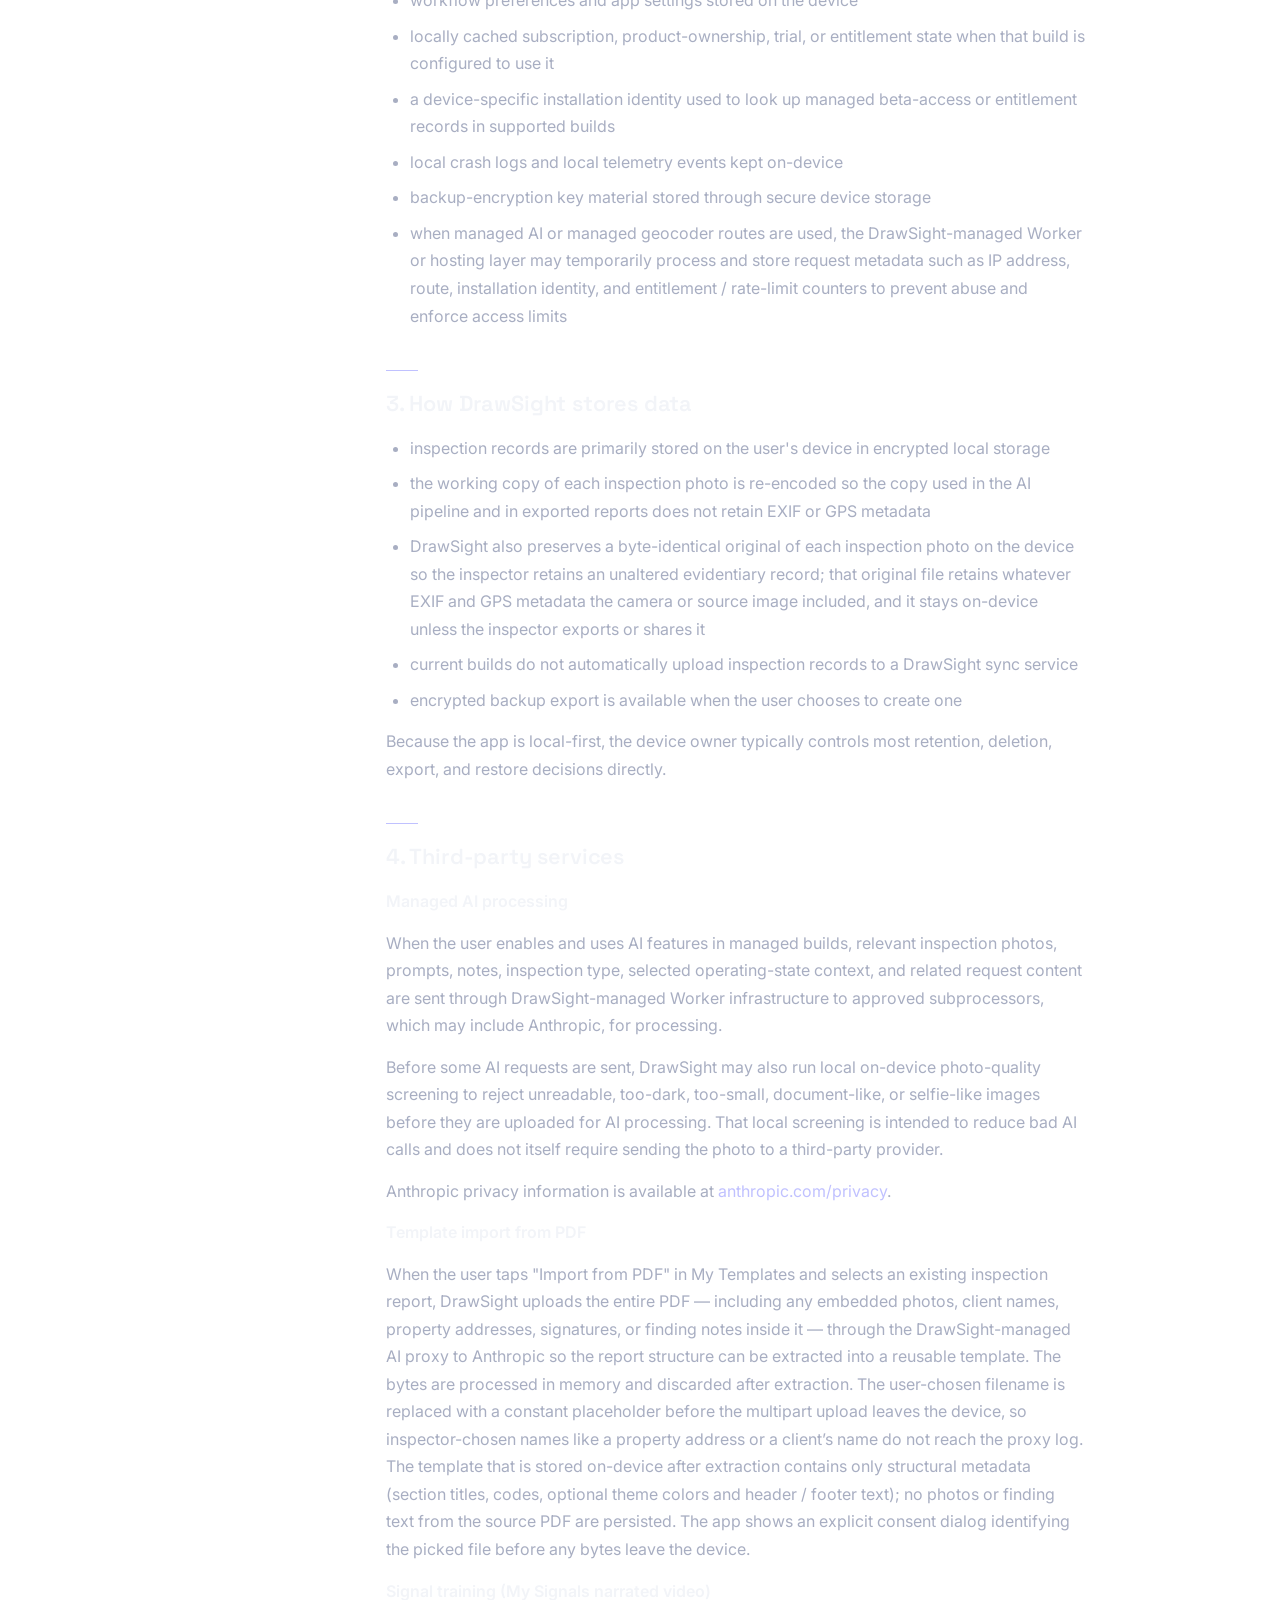
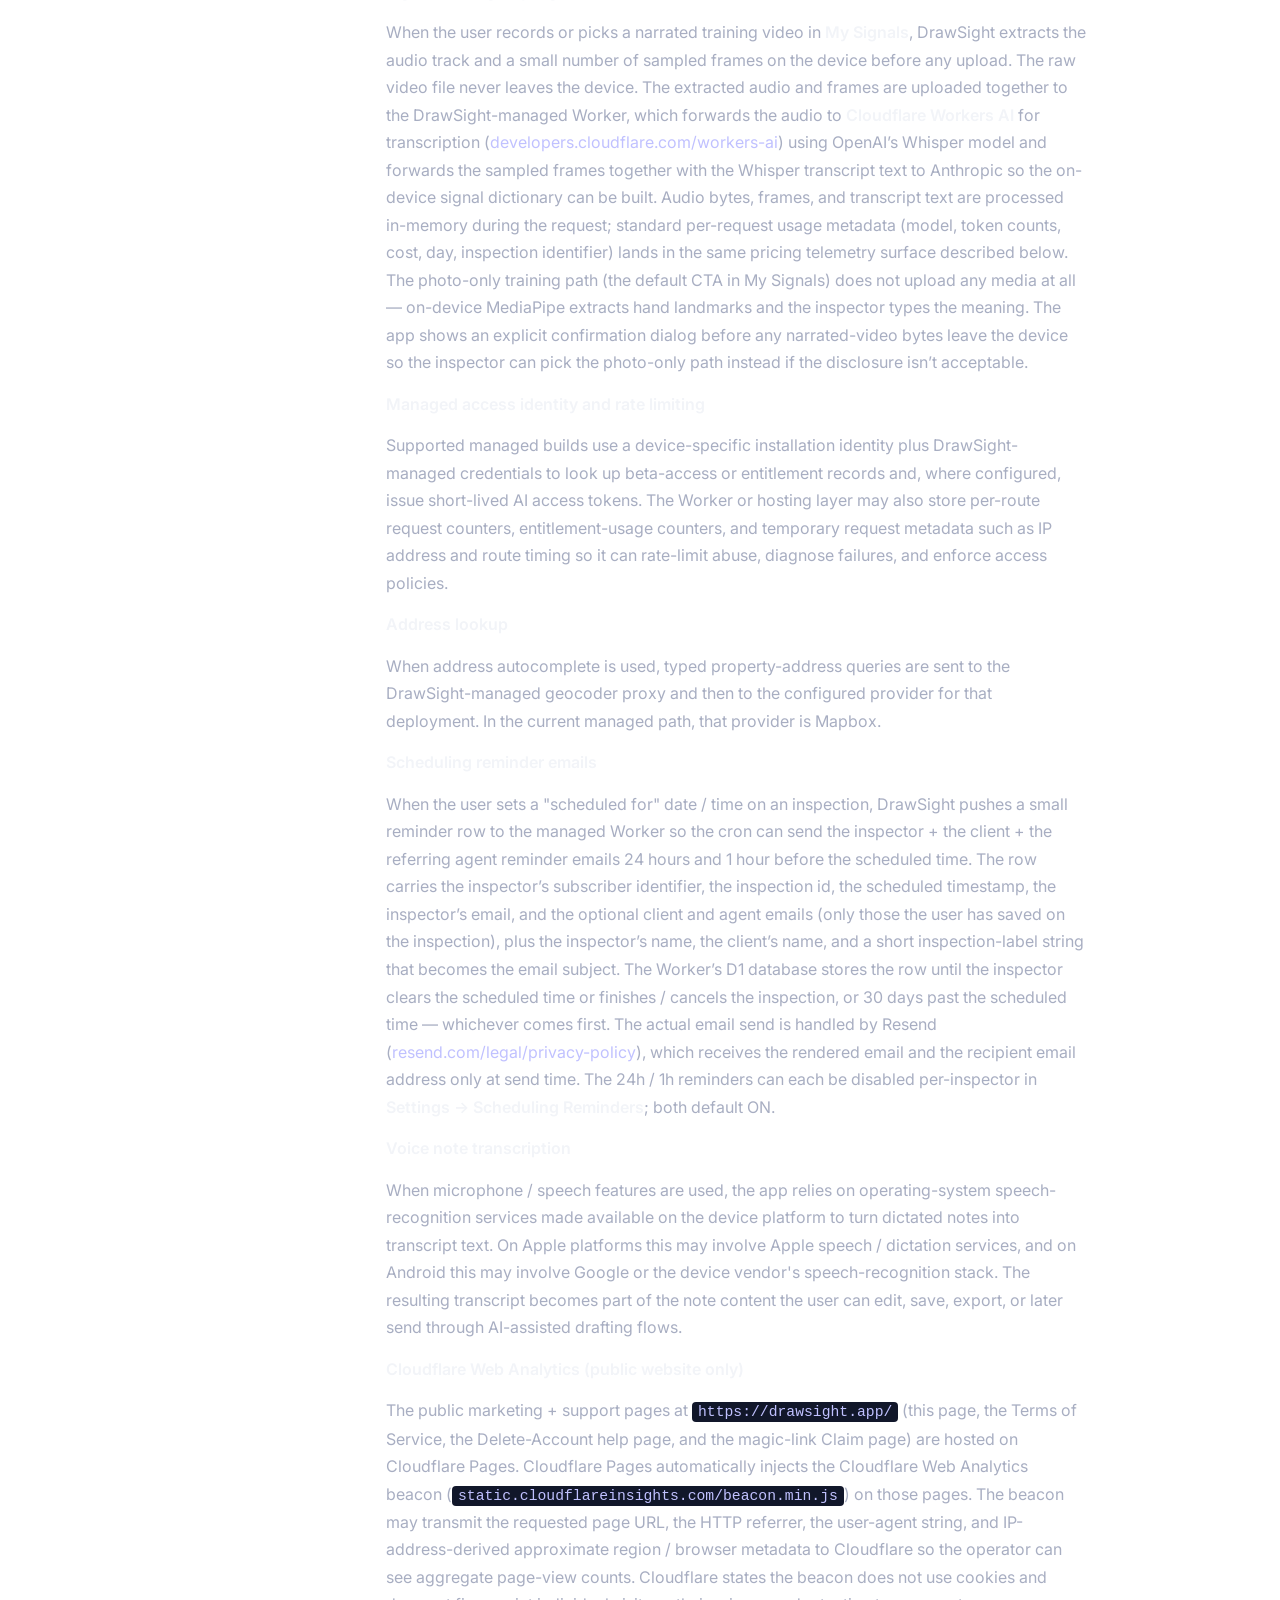
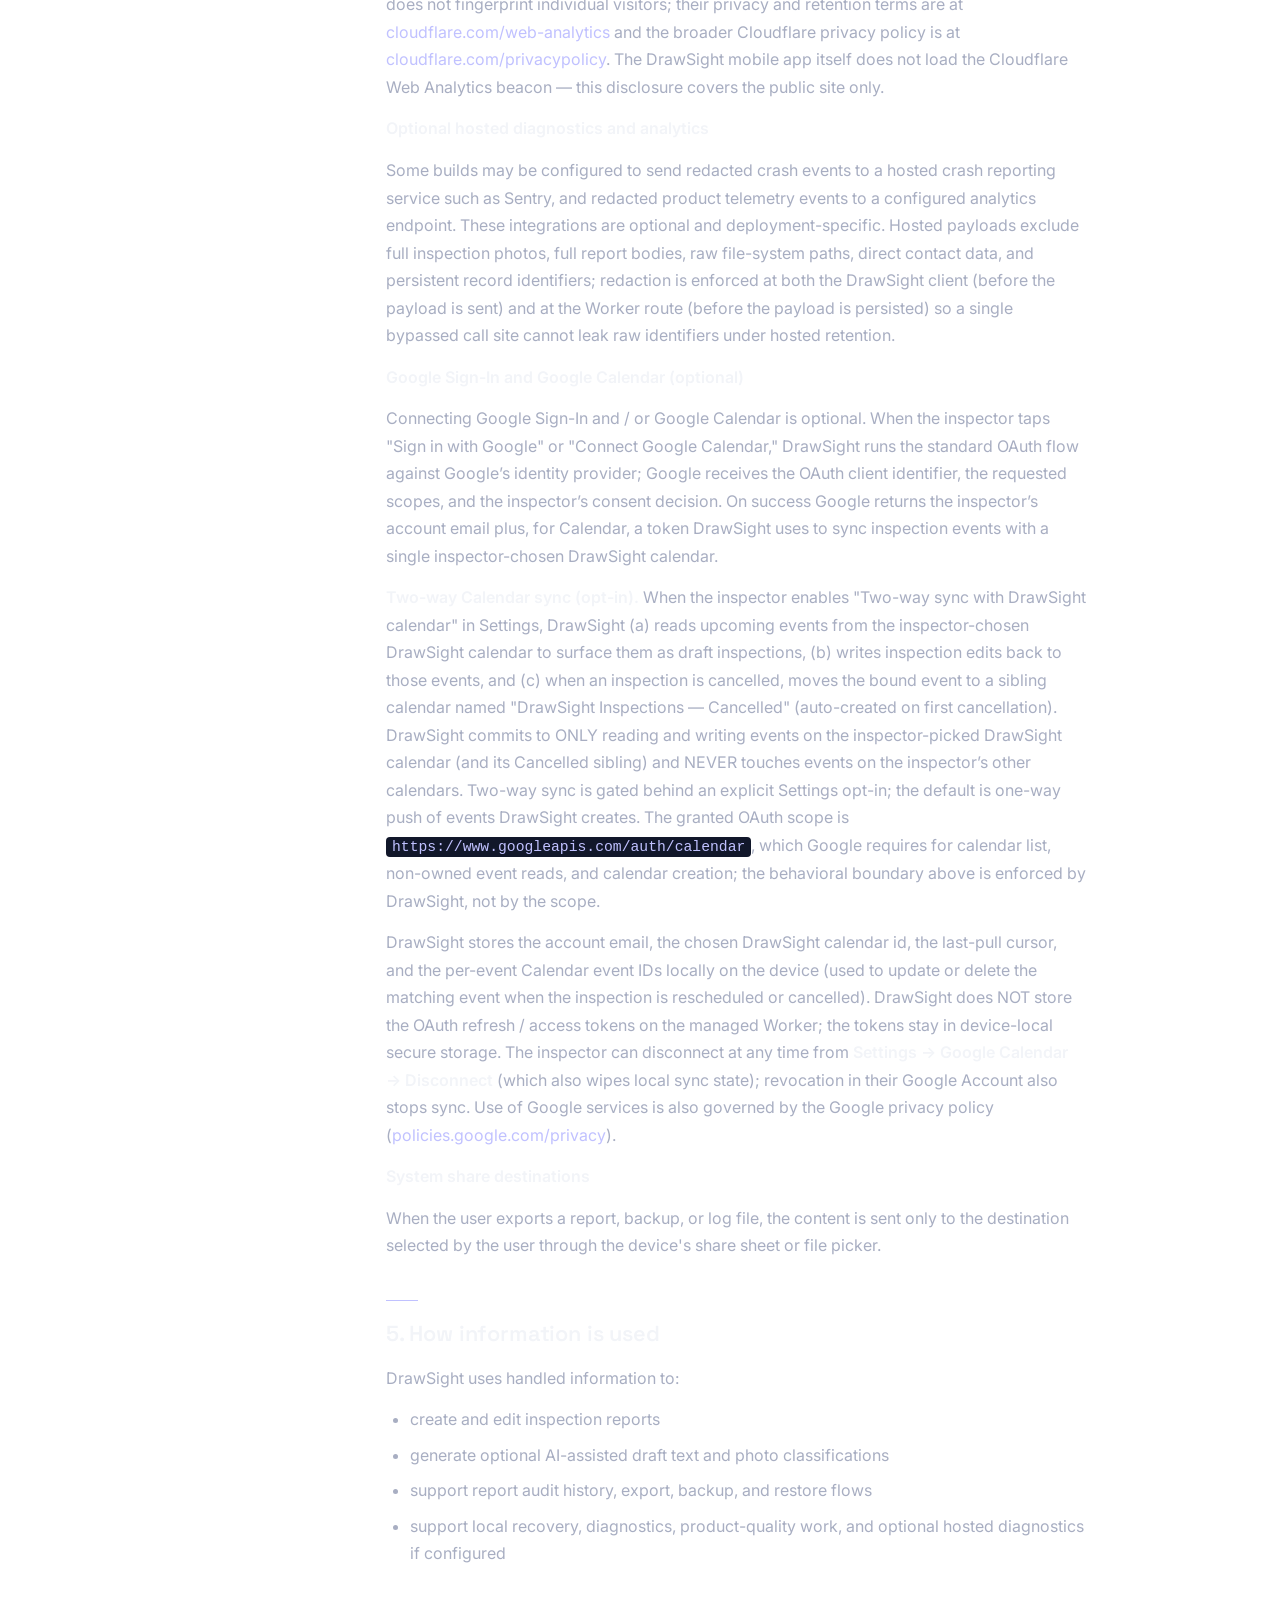
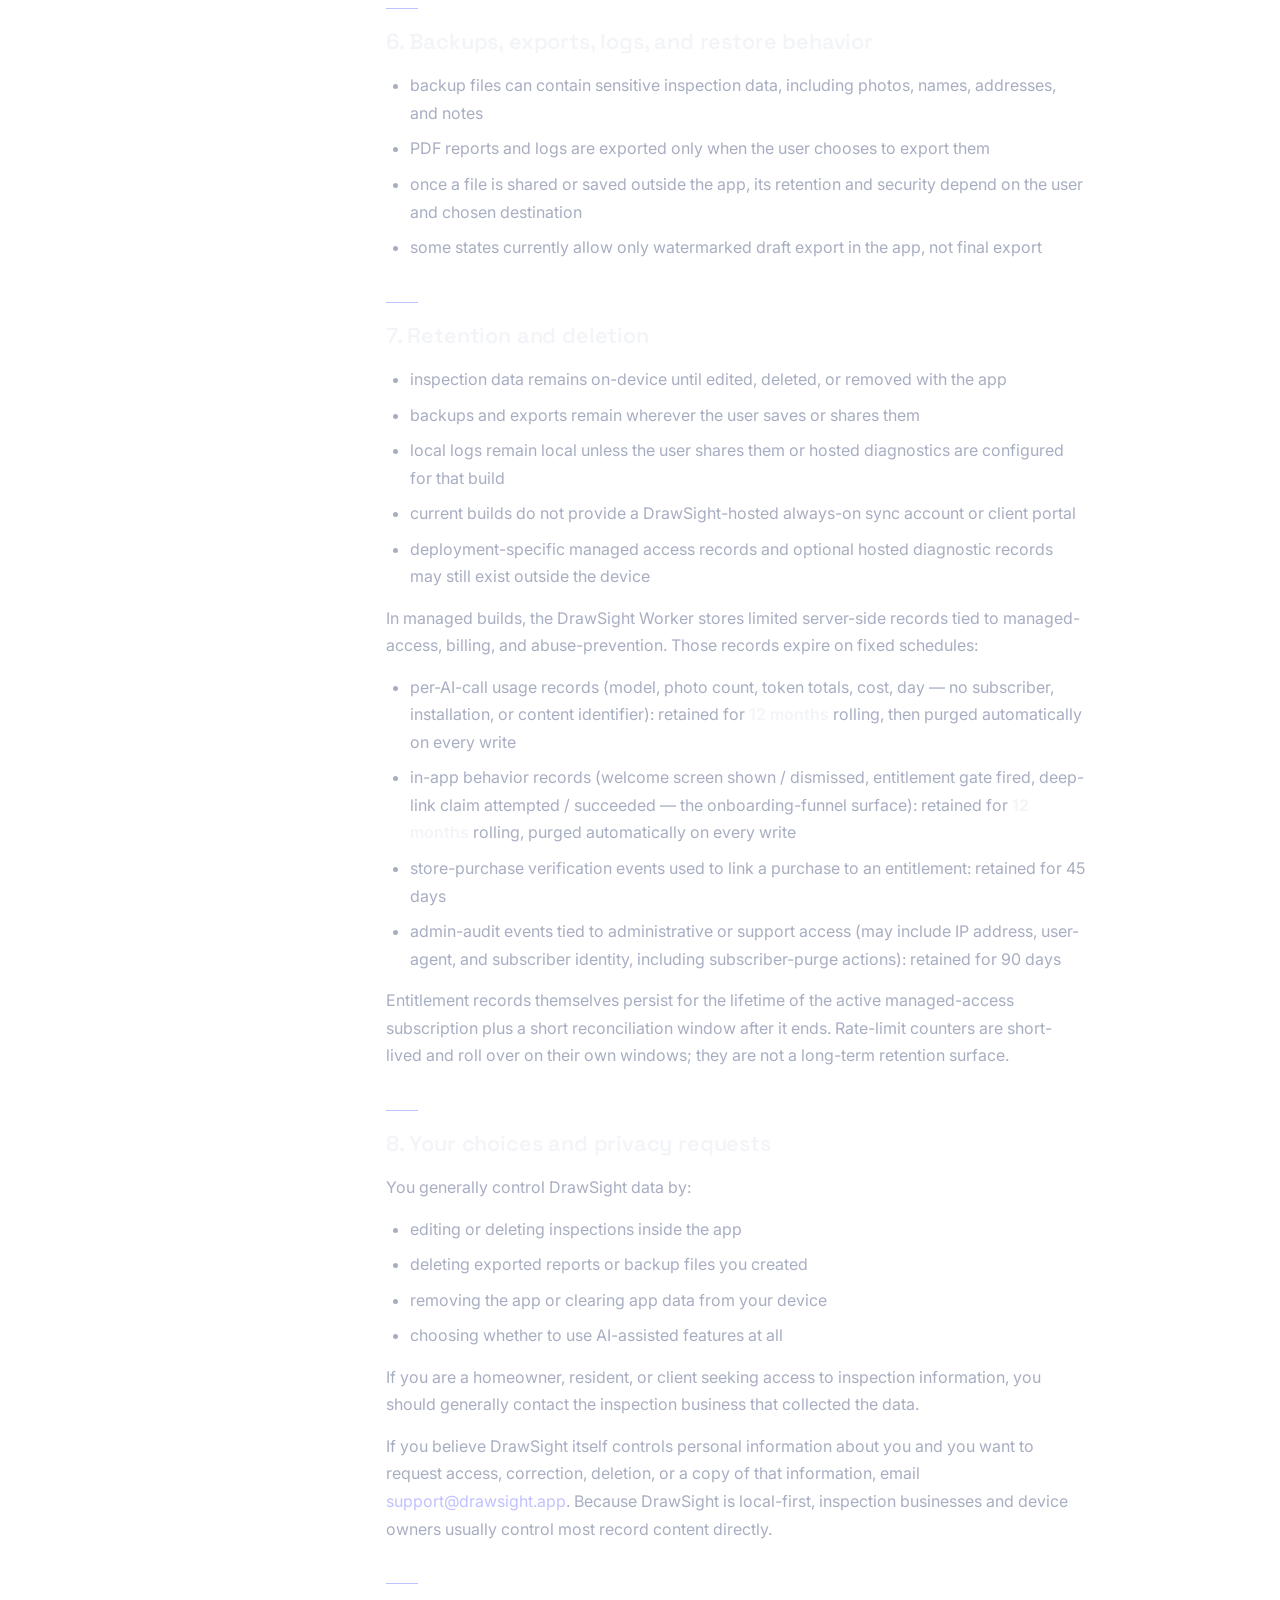
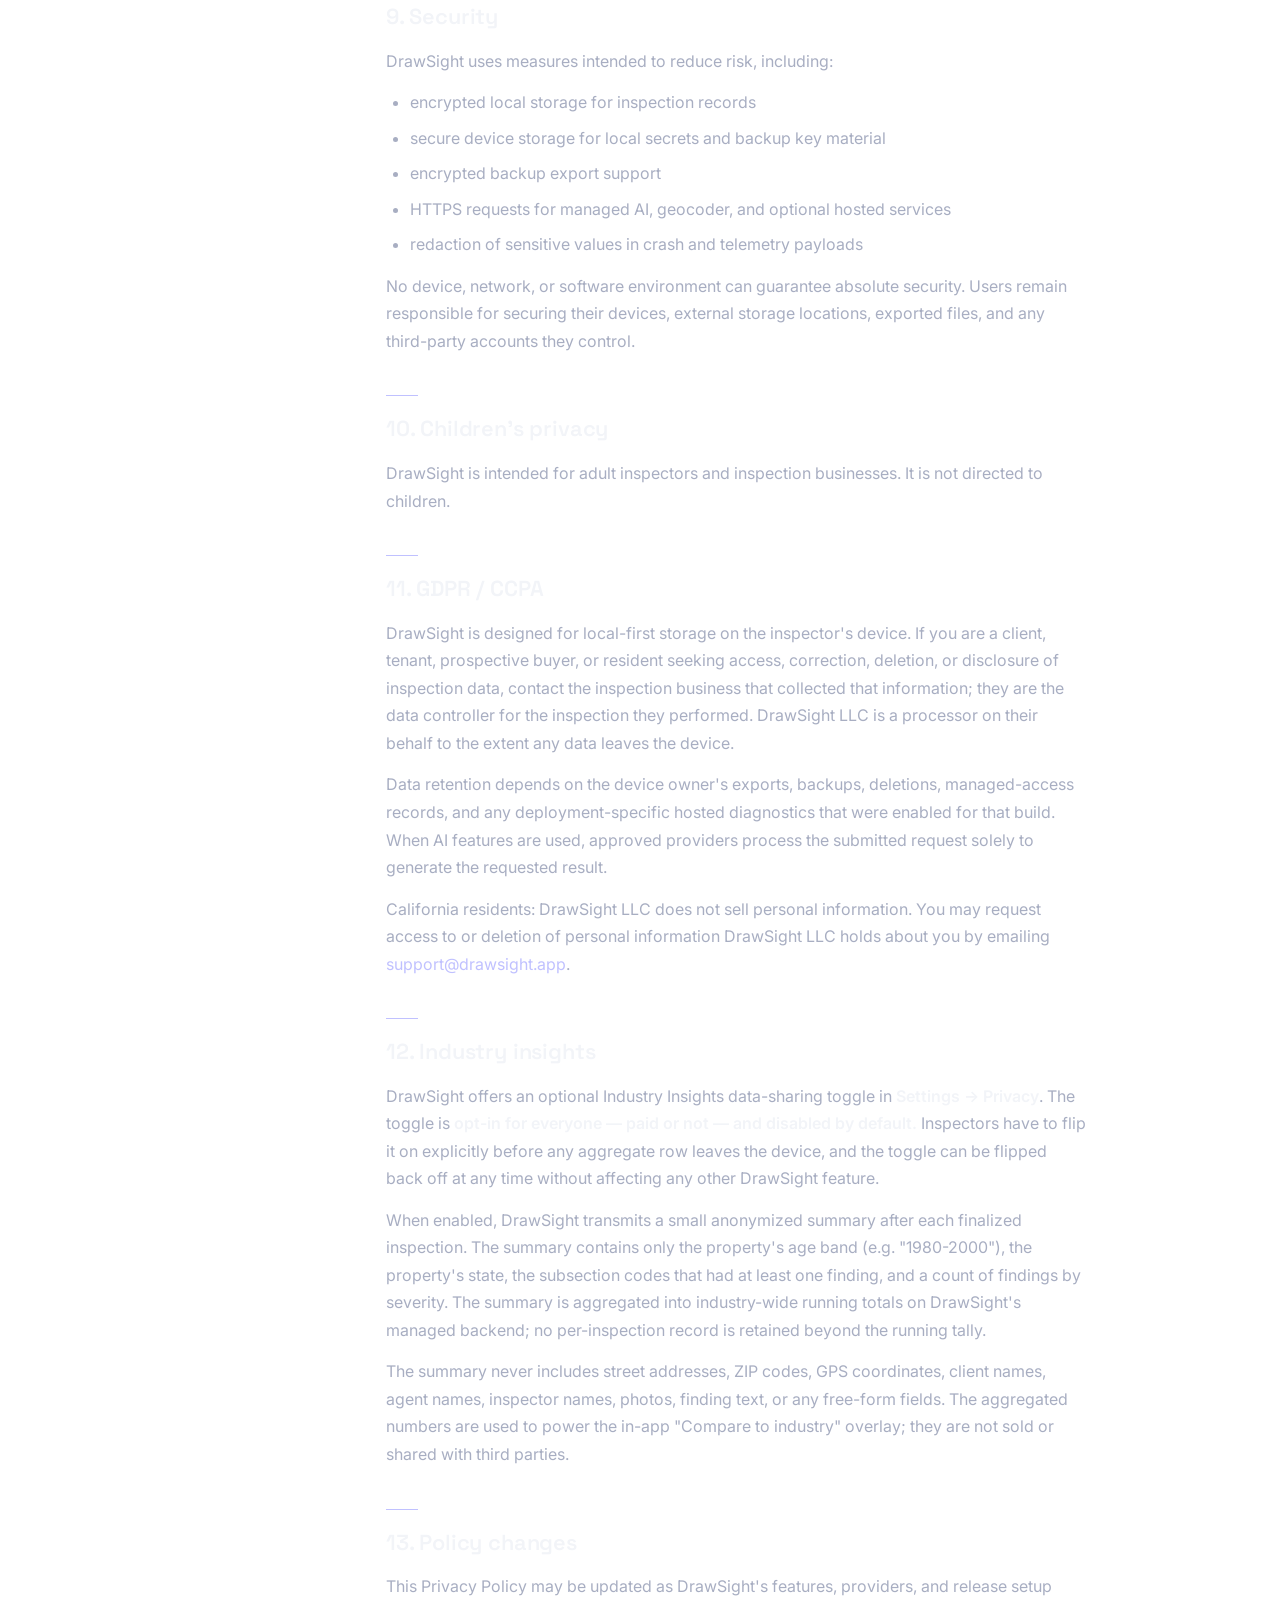
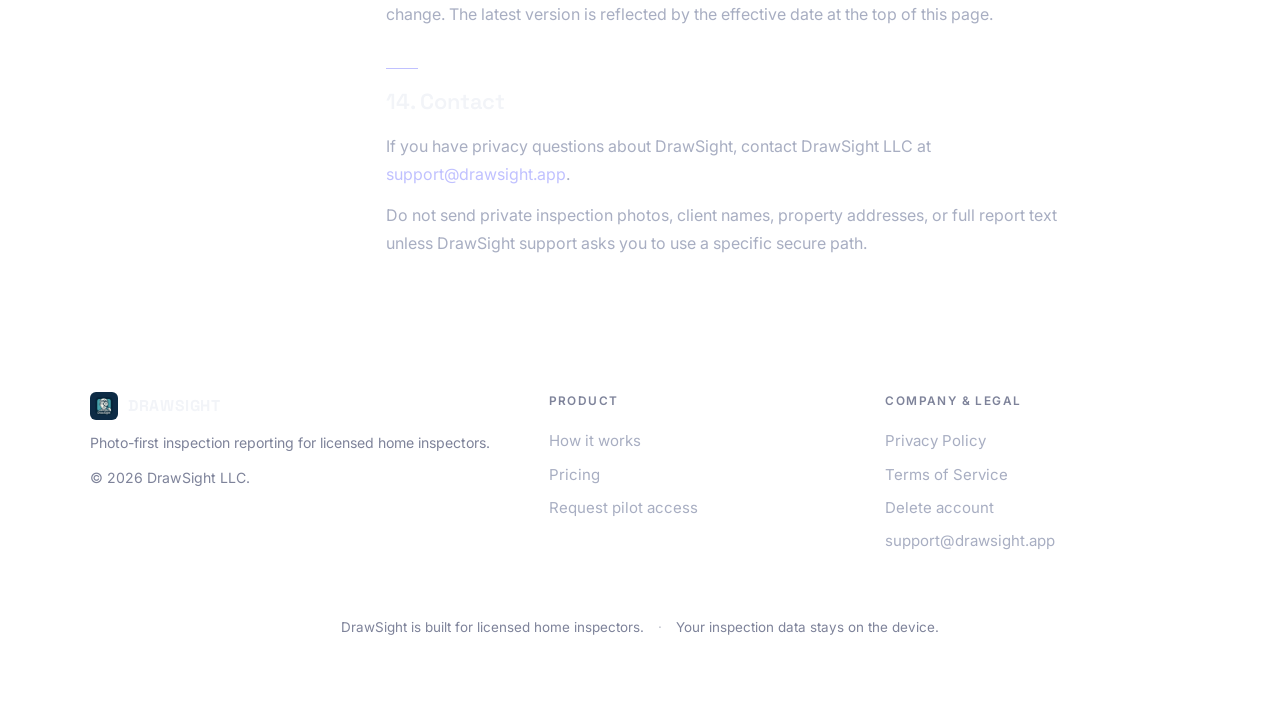
<file: privacy-policy.html>
<!DOCTYPE html>
<html lang="en">
<head>
    <meta charset="UTF-8">
    <meta name="viewport" content="width=device-width, initial-scale=1.0">
    <title>Privacy Policy · DrawSight</title>
    <meta name="description" content="Privacy Policy for DrawSight LLC and the current DrawSight mobile inspection app.">
    <meta name="theme-color" content="#0C1322">
    <link rel="canonical" href="https://drawsight.app/privacy-policy.html">
    <link rel="icon" type="image/png" href="assets/logo.png">
    <link rel="apple-touch-icon" href="assets/logo.png">
    <link rel="preconnect" href="https://fonts.googleapis.com">
    <link rel="preconnect" href="https://fonts.gstatic.com" crossorigin>
    <link rel="stylesheet" href="https://fonts.googleapis.com/css2?family=Inter:wght@400;500;600;700&family=Space+Grotesk:wght@500;600;700&display=swap">
    <link rel="stylesheet" href="style.css">
</head>
<body>
    <div class="shell">
        <nav class="nav" aria-label="Primary">
            <a class="brand" href="index.html" aria-label="DrawSight home">
                <img src="assets/logo.png" alt="" aria-hidden="true">
                <span>DrawSight</span>
            </a>
            <div class="nav-links">
                <a href="index.html">Home</a>
                <a href="terms-of-service.html">Terms</a>
                <a href="delete-account.html">Delete account</a>
                <a href="mailto:support@drawsight.app">Support</a>
            </div>
        </nav>

        <div class="legal-page">
            <aside class="legal-toc" aria-label="Contents">
                <span class="eyebrow">Privacy Policy</span>
                <ul>
                    <li><a href="#overview">1. Overview</a></li>
                    <li><a href="#handled">2. Information handled</a></li>
                    <li><a href="#storage">3. How DrawSight stores data</a></li>
                    <li><a href="#third-party">4. Third-party services</a></li>
                    <li><a href="#use">5. How information is used</a></li>
                    <li><a href="#exports">6. Backups + exports</a></li>
                    <li><a href="#retention">7. Retention + deletion</a></li>
                    <li><a href="#rights">8. Your choices</a></li>
                    <li><a href="#security">9. Security</a></li>
                    <li><a href="#children">10. Children's privacy</a></li>
                    <li><a href="#gdpr-ccpa">11. GDPR / CCPA</a></li>
                    <li><a href="#industry-insights">12. Industry insights</a></li>
                    <li><a href="#changes">13. Policy changes</a></li>
                    <li><a href="#contact">14. Contact</a></li>
                </ul>
            </aside>

            <main class="legal-body">
                <h1>How DrawSight handles inspection data today.</h1>
                <span class="effective">Effective May 15, 2026</span>

                <aside class="legal-glance" aria-label="Privacy at a glance">
                    <span class="eyebrow">At a glance</span>
                    <h3>The four commitments worth reading the rest for.</h3>
                    <p style="margin-bottom: 16px;">A plain-English summary. The full sections below are the binding text.</p>
                    <div class="glance-grid">
                        <div class="glance-item">
                            <span class="check" aria-hidden="true">✓</span>
                            <div><strong>Local-first by default.</strong> Inspection records, photos, and reports stay on the device, not in a DrawSight cloud account.</div>
                        </div>
                        <div class="glance-item">
                            <span class="check" aria-hidden="true">✓</span>
                            <div><strong>Sanitized photos for AI.</strong> The working copy used by AI has EXIF and GPS stripped; the byte-identical original stays on your device.</div>
                        </div>
                        <div class="glance-item">
                            <span class="check" aria-hidden="true">✓</span>
                            <div><strong>Encrypted backups you control.</strong> Exportable, restorable <code>.dsbk</code> files protected by a key only you hold.</div>
                        </div>
                        <div class="glance-item">
                            <span class="check" aria-hidden="true">✓</span>
                            <div><strong>Industry insights are opt-in.</strong> If you turn it on, only an anonymized digest leaves the device. Never photos or addresses.</div>
                        </div>
                    </div>
                    <p class="glance-note">This summary is not the policy. Sections 1–14 below are the binding text.</p>
                </aside>

                <p>
                    This policy is written around the current DrawSight app as it exists now: a local-first
                    mobile inspection reporting product provided by DrawSight LLC, with managed AI requests
                    in release builds, a managed address-lookup proxy, encrypted local records, optional
                    hosted diagnostics, and inspector-controlled exports.
                </p>

                <h2 id="overview">1. Overview</h2>
                <p>
                    This Privacy Policy describes how DrawSight LLC, doing business as DrawSight,
                    handles information in the current DrawSight app. DrawSight is currently a
                    local-first inspection reporting app. In normal use, inspection records,
                    findings, review history, photos, PDFs, and recovery data are stored on the
                    inspector's device rather than in a DrawSight-hosted sync account.
                </p>
                <p>
                    Current builds do not provide a first-party always-on customer account platform,
                    cloud sync, or client portal. Some optional features do send limited information to
                    third parties when the user chooses to use them, which is described below.
                </p>

                <h2 id="handled">2. Information handled by the app</h2>
                <p><strong>Information you enter or create</strong></p>
                <ul>
                    <li>property addresses, inspection identifiers, client names, and report content</li>
                    <li>inspection photos, annotations, findings, comments, and review edits</li>
                    <li>voice-note transcripts and dictated note content when the user chooses microphone / speech features</li>
                    <li>interrupted Photo-First recovery state used to resume large AI photo batches</li>
                    <li>inspector profile details such as company name, license number, and signature image</li>
                    <li>report snapshots, finding audit history, PDF reports, and backup files created by the user</li>
                </ul>
                <p><strong>Locally stored technical data</strong></p>
                <ul>
                    <li>workflow preferences and app settings stored on the device</li>
                    <li>locally cached subscription, product-ownership, trial, or entitlement state when that build is configured to use it</li>
                    <li>a device-specific installation identity used to look up managed beta-access or entitlement records in supported builds</li>
                    <li>local crash logs and local telemetry events kept on-device</li>
                    <li>backup-encryption key material stored through secure device storage</li>
                    <li>when managed AI or managed geocoder routes are used, the DrawSight-managed Worker or hosting layer may temporarily process and store request metadata such as IP address, route, installation identity, and entitlement / rate-limit counters to prevent abuse and enforce access limits</li>
                </ul>

                <h2 id="storage">3. How DrawSight stores data</h2>
                <ul>
                    <li>inspection records are primarily stored on the user's device in encrypted local storage</li>
                    <li>the working copy of each inspection photo is re-encoded so the copy used in the AI pipeline and in exported reports does not retain EXIF or GPS metadata</li>
                    <li>DrawSight also preserves a byte-identical original of each inspection photo on the device so the inspector retains an unaltered evidentiary record; that original file retains whatever EXIF and GPS metadata the camera or source image included, and it stays on-device unless the inspector exports or shares it</li>
                    <li>current builds do not automatically upload inspection records to a DrawSight sync service</li>
                    <li>encrypted backup export is available when the user chooses to create one</li>
                </ul>
                <p>
                    Because the app is local-first, the device owner typically controls most retention,
                    deletion, export, and restore decisions directly.
                </p>

                <h2 id="third-party">4. Third-party services</h2>
                <p><strong>Managed AI processing</strong></p>
                <p>
                    When the user enables and uses AI features in managed builds, relevant inspection
                    photos, prompts, notes, inspection type, selected operating-state context, and
                    related request content are sent through
                    DrawSight-managed Worker infrastructure to approved subprocessors, which may
                    include Anthropic, for processing.
                </p>
                <p>
                    Before some AI requests are sent, DrawSight may also run local on-device photo-quality
                    screening to reject unreadable, too-dark, too-small, document-like, or selfie-like
                    images before they are uploaded for AI processing. That local screening is intended
                    to reduce bad AI calls and does not itself require sending the photo to a third-party
                    provider.
                </p>
                <p>
                    Anthropic privacy information is available at
                    <a href="https://www.anthropic.com/privacy" target="_blank" rel="noreferrer">anthropic.com/privacy</a>.
                </p>
                <p><strong>Template import from PDF</strong></p>
                <p>
                    When the user taps "Import from PDF" in My Templates and selects an existing
                    inspection report, DrawSight uploads the entire PDF &mdash; including any embedded
                    photos, client names, property addresses, signatures, or finding notes inside it
                    &mdash; through the DrawSight-managed AI proxy to Anthropic so the report
                    structure can be extracted into a reusable template. The bytes are processed
                    in memory and discarded after extraction. The user-chosen filename is replaced
                    with a constant placeholder before the multipart upload leaves the device, so
                    inspector-chosen names like a property address or a client&rsquo;s name do not reach
                    the proxy log. The template that is stored on-device after extraction contains
                    only structural metadata (section titles, codes, optional theme colors and
                    header / footer text); no photos or finding text from the source PDF are
                    persisted. The app shows an explicit consent dialog identifying the picked file
                    before any bytes leave the device.
                </p>
                <p><strong>Signal training (My Signals narrated video)</strong></p>
                <p>
                    When the user records or picks a narrated training video in <strong>My Signals</strong>,
                    DrawSight extracts the audio track and a small number of sampled frames on the device
                    before any upload. The raw video file never leaves the device. The extracted audio and
                    frames are uploaded together to the DrawSight-managed Worker, which forwards the audio
                    to <strong>Cloudflare Workers AI</strong> for transcription
                    (<a href="https://developers.cloudflare.com/workers-ai/" target="_blank" rel="noreferrer">developers.cloudflare.com/workers-ai</a>)
                    using OpenAI&rsquo;s Whisper model and forwards the sampled frames together with the
                    Whisper transcript text to Anthropic so the on-device signal dictionary can be built.
                    Audio bytes, frames, and transcript text are processed in-memory during the request;
                    standard per-request usage metadata (model, token counts, cost, day, inspection
                    identifier) lands in the same pricing telemetry surface described below. The photo-only training path (the default
                    CTA in My Signals) does not upload any media at all &mdash; on-device MediaPipe
                    extracts hand landmarks and the inspector types the meaning. The app shows an
                    explicit confirmation dialog before any narrated-video bytes leave the device so the
                    inspector can pick the photo-only path instead if the disclosure isn&rsquo;t
                    acceptable.
                </p>
                <p><strong>Managed access identity and rate limiting</strong></p>
                <p>
                    Supported managed builds use a device-specific installation identity plus
                    DrawSight-managed credentials to look up beta-access or entitlement records and,
                    where configured, issue short-lived AI access tokens. The Worker or hosting layer
                    may also store per-route request counters, entitlement-usage counters, and
                    temporary request metadata such as IP address and route timing so it can rate-limit
                    abuse, diagnose failures, and enforce access policies.
                </p>
                <p><strong>Address lookup</strong></p>
                <p>
                    When address autocomplete is used, typed property-address queries are sent to the
                    DrawSight-managed geocoder proxy and then to the configured provider for that
                    deployment. In the current managed path, that provider is Mapbox.
                </p>
                <p><strong>Scheduling reminder emails</strong></p>
                <p>
                    When the user sets a "scheduled for" date / time on an inspection, DrawSight pushes
                    a small reminder row to the managed Worker so the cron can send the inspector + the
                    client + the referring agent reminder emails 24 hours and 1 hour before the
                    scheduled time. The row carries the inspector&rsquo;s subscriber identifier, the
                    inspection id, the scheduled timestamp, the inspector&rsquo;s email, and the
                    optional client and agent emails (only those the user has saved on the inspection),
                    plus the inspector&rsquo;s name, the client&rsquo;s name, and a short
                    inspection-label string that becomes the email subject. The Worker&rsquo;s D1
                    database stores the row until the inspector clears the scheduled time or
                    finishes / cancels the inspection, or 30 days past the scheduled time &mdash;
                    whichever comes first. The actual email send is handled by Resend
                    (<a href="https://resend.com/legal/privacy-policy" target="_blank" rel="noreferrer">resend.com/legal/privacy-policy</a>),
                    which receives the rendered email and the recipient email address only at send
                    time. The 24h / 1h reminders can each be disabled per-inspector in
                    <strong>Settings &rarr; Scheduling Reminders</strong>; both default ON.
                </p>
                <p><strong>Voice note transcription</strong></p>
                <p>
                    When microphone / speech features are used, the app relies on operating-system
                    speech-recognition services made available on the device platform to turn dictated
                    notes into transcript text. On Apple platforms this may involve Apple speech /
                    dictation services, and on Android this may involve Google or the device vendor's
                    speech-recognition stack. The resulting transcript becomes part of the note
                    content the user can edit, save, export, or later send through AI-assisted
                    drafting flows.
                </p>
                <p><strong>Cloudflare Web Analytics (public website only)</strong></p>
                <p>
                    The public marketing + support pages at <code>https://drawsight.app/</code>
                    (this page, the Terms of Service, the Delete-Account help page, and the
                    magic-link Claim page) are hosted on Cloudflare Pages. Cloudflare Pages
                    automatically injects the Cloudflare Web Analytics beacon
                    (<code>static.cloudflareinsights.com/beacon.min.js</code>) on those pages.
                    The beacon may transmit the requested page URL, the HTTP referrer, the
                    user-agent string, and IP-address-derived approximate region / browser
                    metadata to Cloudflare so the operator can see aggregate page-view counts.
                    Cloudflare states the beacon does not use cookies and does not
                    fingerprint individual visitors; their privacy and retention terms are at
                    <a href="https://www.cloudflare.com/web-analytics/" target="_blank" rel="noreferrer">cloudflare.com/web-analytics</a>
                    and the broader Cloudflare privacy policy is at
                    <a href="https://www.cloudflare.com/privacypolicy/" target="_blank" rel="noreferrer">cloudflare.com/privacypolicy</a>.
                    The DrawSight mobile app itself does not load the Cloudflare Web Analytics
                    beacon &mdash; this disclosure covers the public site only.
                </p>
                <p><strong>Optional hosted diagnostics and analytics</strong></p>
                <p>
                    Some builds may be configured to send redacted crash events to a hosted crash
                    reporting service such as Sentry, and redacted product telemetry events to a
                    configured analytics endpoint. These integrations are optional and deployment-specific.
                    Hosted payloads exclude full inspection photos, full report bodies, raw file-system
                    paths, direct contact data, and persistent record identifiers; redaction is enforced
                    at both the DrawSight client (before the payload is sent) and at the Worker route
                    (before the payload is persisted) so a single bypassed call site cannot leak raw
                    identifiers under hosted retention.
                </p>
                <p><strong>Google Sign-In and Google Calendar (optional)</strong></p>
                <p>
                    Connecting Google Sign-In and / or Google Calendar is optional. When the
                    inspector taps "Sign in with Google" or "Connect Google Calendar," DrawSight
                    runs the standard OAuth flow against Google&rsquo;s identity provider; Google
                    receives the OAuth client identifier, the requested scopes, and the
                    inspector&rsquo;s consent decision. On success Google returns the inspector&rsquo;s
                    account email plus, for Calendar, a token DrawSight uses to sync inspection
                    events with a single inspector-chosen DrawSight calendar.
                </p>
                <p>
                    <strong>Two-way Calendar sync (opt-in).</strong> When the inspector enables
                    "Two-way sync with DrawSight calendar" in Settings, DrawSight (a) reads
                    upcoming events from the inspector-chosen DrawSight calendar to surface them
                    as draft inspections, (b) writes inspection edits back to those events, and
                    (c) when an inspection is cancelled, moves the bound event to a sibling
                    calendar named "DrawSight Inspections &mdash; Cancelled" (auto-created on
                    first cancellation). DrawSight commits to ONLY reading and writing events
                    on the inspector-picked DrawSight calendar (and its Cancelled sibling) and
                    NEVER touches events on the inspector&rsquo;s other calendars. Two-way sync
                    is gated behind an explicit Settings opt-in; the default is one-way push of
                    events DrawSight creates. The granted OAuth scope is
                    <code>https://www.googleapis.com/auth/calendar</code>, which Google requires
                    for calendar list, non-owned event reads, and calendar creation; the
                    behavioral boundary above is enforced by DrawSight, not by the scope.
                </p>
                <p>
                    DrawSight stores the account email, the chosen DrawSight calendar id, the
                    last-pull cursor, and the per-event Calendar event IDs locally on the device
                    (used to update or delete the matching event when the inspection is
                    rescheduled or cancelled). DrawSight does NOT store the OAuth refresh /
                    access tokens on the managed Worker; the tokens stay in device-local secure
                    storage. The inspector can disconnect at any time from <strong>Settings
                    &rarr; Google Calendar &rarr; Disconnect</strong> (which also wipes local
                    sync state); revocation in their Google Account also stops sync. Use of
                    Google services is also governed by the Google privacy policy
                    (<a href="https://policies.google.com/privacy" target="_blank" rel="noreferrer">policies.google.com/privacy</a>).
                </p>
                <p><strong>System share destinations</strong></p>
                <p>
                    When the user exports a report, backup, or log file, the content is sent only to the
                    destination selected by the user through the device's share sheet or file picker.
                </p>

                <h2 id="use">5. How information is used</h2>
                <p>DrawSight uses handled information to:</p>
                <ul>
                    <li>create and edit inspection reports</li>
                    <li>generate optional AI-assisted draft text and photo classifications</li>
                    <li>support report audit history, export, backup, and restore flows</li>
                    <li>support local recovery, diagnostics, product-quality work, and optional hosted diagnostics if configured</li>
                </ul>

                <h2 id="exports">6. Backups, exports, logs, and restore behavior</h2>
                <ul>
                    <li>backup files can contain sensitive inspection data, including photos, names, addresses, and notes</li>
                    <li>PDF reports and logs are exported only when the user chooses to export them</li>
                    <li>once a file is shared or saved outside the app, its retention and security depend on the user and chosen destination</li>
                    <li>some states currently allow only watermarked draft export in the app, not final export</li>
                </ul>

                <h2 id="retention">7. Retention and deletion</h2>
                <ul>
                    <li>inspection data remains on-device until edited, deleted, or removed with the app</li>
                    <li>backups and exports remain wherever the user saves or shares them</li>
                    <li>local logs remain local unless the user shares them or hosted diagnostics are configured for that build</li>
                    <li>current builds do not provide a DrawSight-hosted always-on sync account or client portal</li>
                    <li>deployment-specific managed access records and optional hosted diagnostic records may still exist outside the device</li>
                </ul>
                <p>
                    In managed builds, the DrawSight Worker stores limited server-side records tied
                    to managed-access, billing, and abuse-prevention. Those records expire on
                    fixed schedules:
                </p>
                <ul>
                    <li>per-AI-call usage records (model, photo count, token totals, cost, day &mdash; no subscriber, installation, or content identifier): retained for <strong>12 months</strong> rolling, then purged automatically on every write</li>
                    <li>in-app behavior records (welcome screen shown / dismissed, entitlement gate fired, deep-link claim attempted / succeeded &mdash; the onboarding-funnel surface): retained for <strong>12 months</strong> rolling, purged automatically on every write</li>
                    <li>store-purchase verification events used to link a purchase to an entitlement: retained for 45 days</li>
                    <li>admin-audit events tied to administrative or support access (may include IP address, user-agent, and subscriber identity, including subscriber-purge actions): retained for 90 days</li>
                </ul>
                <p>
                    Entitlement records themselves persist for the lifetime of the active
                    managed-access subscription plus a short reconciliation window after it
                    ends. Rate-limit counters are short-lived and roll over on their own
                    windows; they are not a long-term retention surface.
                </p>

                <h2 id="rights">8. Your choices and privacy requests</h2>
                <p>You generally control DrawSight data by:</p>
                <ul>
                    <li>editing or deleting inspections inside the app</li>
                    <li>deleting exported reports or backup files you created</li>
                    <li>removing the app or clearing app data from your device</li>
                    <li>choosing whether to use AI-assisted features at all</li>
                </ul>
                <p>
                    If you are a homeowner, resident, or client seeking access to inspection
                    information, you should generally contact the inspection business that collected
                    the data.
                </p>
                <p>
                    If you believe DrawSight itself controls personal information about you and you
                    want to request access, correction, deletion, or a copy of that information,
                    email <a href="mailto:support@drawsight.app">support@drawsight.app</a>. Because
                    DrawSight is local-first, inspection businesses and device owners usually control
                    most record content directly.
                </p>

                <h2 id="security">9. Security</h2>
                <p>DrawSight uses measures intended to reduce risk, including:</p>
                <ul>
                    <li>encrypted local storage for inspection records</li>
                    <li>secure device storage for local secrets and backup key material</li>
                    <li>encrypted backup export support</li>
                    <li>HTTPS requests for managed AI, geocoder, and optional hosted services</li>
                    <li>redaction of sensitive values in crash and telemetry payloads</li>
                </ul>
                <p>
                    No device, network, or software environment can guarantee absolute security.
                    Users remain responsible for securing their devices, external storage locations,
                    exported files, and any third-party accounts they control.
                </p>

                <h2 id="children">10. Children's privacy</h2>
                <p>
                    DrawSight is intended for adult inspectors and inspection businesses. It is not
                    directed to children.
                </p>

                <h2 id="gdpr-ccpa">11. GDPR / CCPA</h2>
                <p>
                    DrawSight is designed for local-first storage on the inspector's device. If you
                    are a client, tenant, prospective buyer, or resident seeking access, correction,
                    deletion, or disclosure of inspection data, contact the inspection business that
                    collected that information; they are the data controller for the inspection
                    they performed. DrawSight LLC is a processor on their behalf to the extent any
                    data leaves the device.
                </p>
                <p>
                    Data retention depends on the device owner's exports, backups, deletions,
                    managed-access records, and any deployment-specific hosted diagnostics that
                    were enabled for that build. When AI features are used, approved providers
                    process the submitted request solely to generate the requested result.
                </p>
                <p>
                    California residents: DrawSight LLC does not sell personal information. You may
                    request access to or deletion of personal information DrawSight LLC holds about
                    you by emailing <a href="mailto:support@drawsight.app">support@drawsight.app</a>.
                </p>

                <h2 id="industry-insights">12. Industry insights</h2>
                <p>
                    DrawSight offers an optional Industry Insights data-sharing toggle in
                    <strong>Settings &rarr; Privacy</strong>. The toggle is <strong>opt-in for
                    everyone &mdash; paid or not &mdash; and disabled by default.</strong>
                    Inspectors have to flip it on explicitly before any aggregate row leaves
                    the device, and the toggle can be flipped back off at any time without
                    affecting any other DrawSight feature.
                </p>
                <p>
                    When enabled, DrawSight transmits a small anonymized summary after each
                    finalized inspection. The summary contains only the property's age band
                    (e.g. "1980-2000"), the property's state, the subsection codes that had
                    at least one finding, and a count of findings by severity. The summary
                    is aggregated into industry-wide running totals on DrawSight's managed
                    backend; no per-inspection record is retained beyond the running tally.
                </p>
                <p>
                    The summary never includes street addresses, ZIP codes, GPS coordinates,
                    client names, agent names, inspector names, photos, finding text, or any
                    free-form fields. The aggregated numbers are used to power the in-app
                    "Compare to industry" overlay; they are not sold or shared with third
                    parties.
                </p>

                <h2 id="changes">13. Policy changes</h2>
                <p>
                    This Privacy Policy may be updated as DrawSight's features, providers, and release
                    setup change. The latest version is reflected by the effective date at the top of
                    this page.
                </p>

                <h2 id="contact">14. Contact</h2>
                <p>
                    If you have privacy questions about DrawSight, contact DrawSight LLC at
                    <a href="mailto:support@drawsight.app">support@drawsight.app</a>.
                </p>
                <p>
                    Do not send private inspection photos, client names, property addresses, or
                    full report text unless DrawSight support asks you to use a specific secure path.
                </p>
            </main>
        </div>

        <footer class="footer">
            <div class="footer-col">
                <span class="footer-brand">
                    <img src="assets/logo.png" alt="" aria-hidden="true">
                    <span>DrawSight</span>
                </span>
                <p>Photo-first inspection reporting for licensed home inspectors.</p>
                <p style="margin-top: 12px;">© 2026 DrawSight LLC.</p>
            </div>
            <div class="footer-col">
                <h4>Product</h4>
                <a href="index.html#how-it-works">How it works</a>
                <a href="index.html#pricing">Pricing</a>
                <a href="mailto:support@drawsight.app?subject=DrawSight%20pilot%20interest">Request pilot access</a>
            </div>
            <div class="footer-col">
                <h4>Company &amp; legal</h4>
                <a href="privacy-policy.html">Privacy Policy</a>
                <a href="terms-of-service.html">Terms of Service</a>
                <a href="delete-account.html">Delete account</a>
                <a href="mailto:support@drawsight.app">support@drawsight.app</a>
            </div>
        </footer>
        <div class="footer-bottom">
            DrawSight is built for licensed home inspectors.
            <span class="dot">·</span>
            Your inspection data stays on the device.
        </div>
    </div>
</body>
</html>
</file>
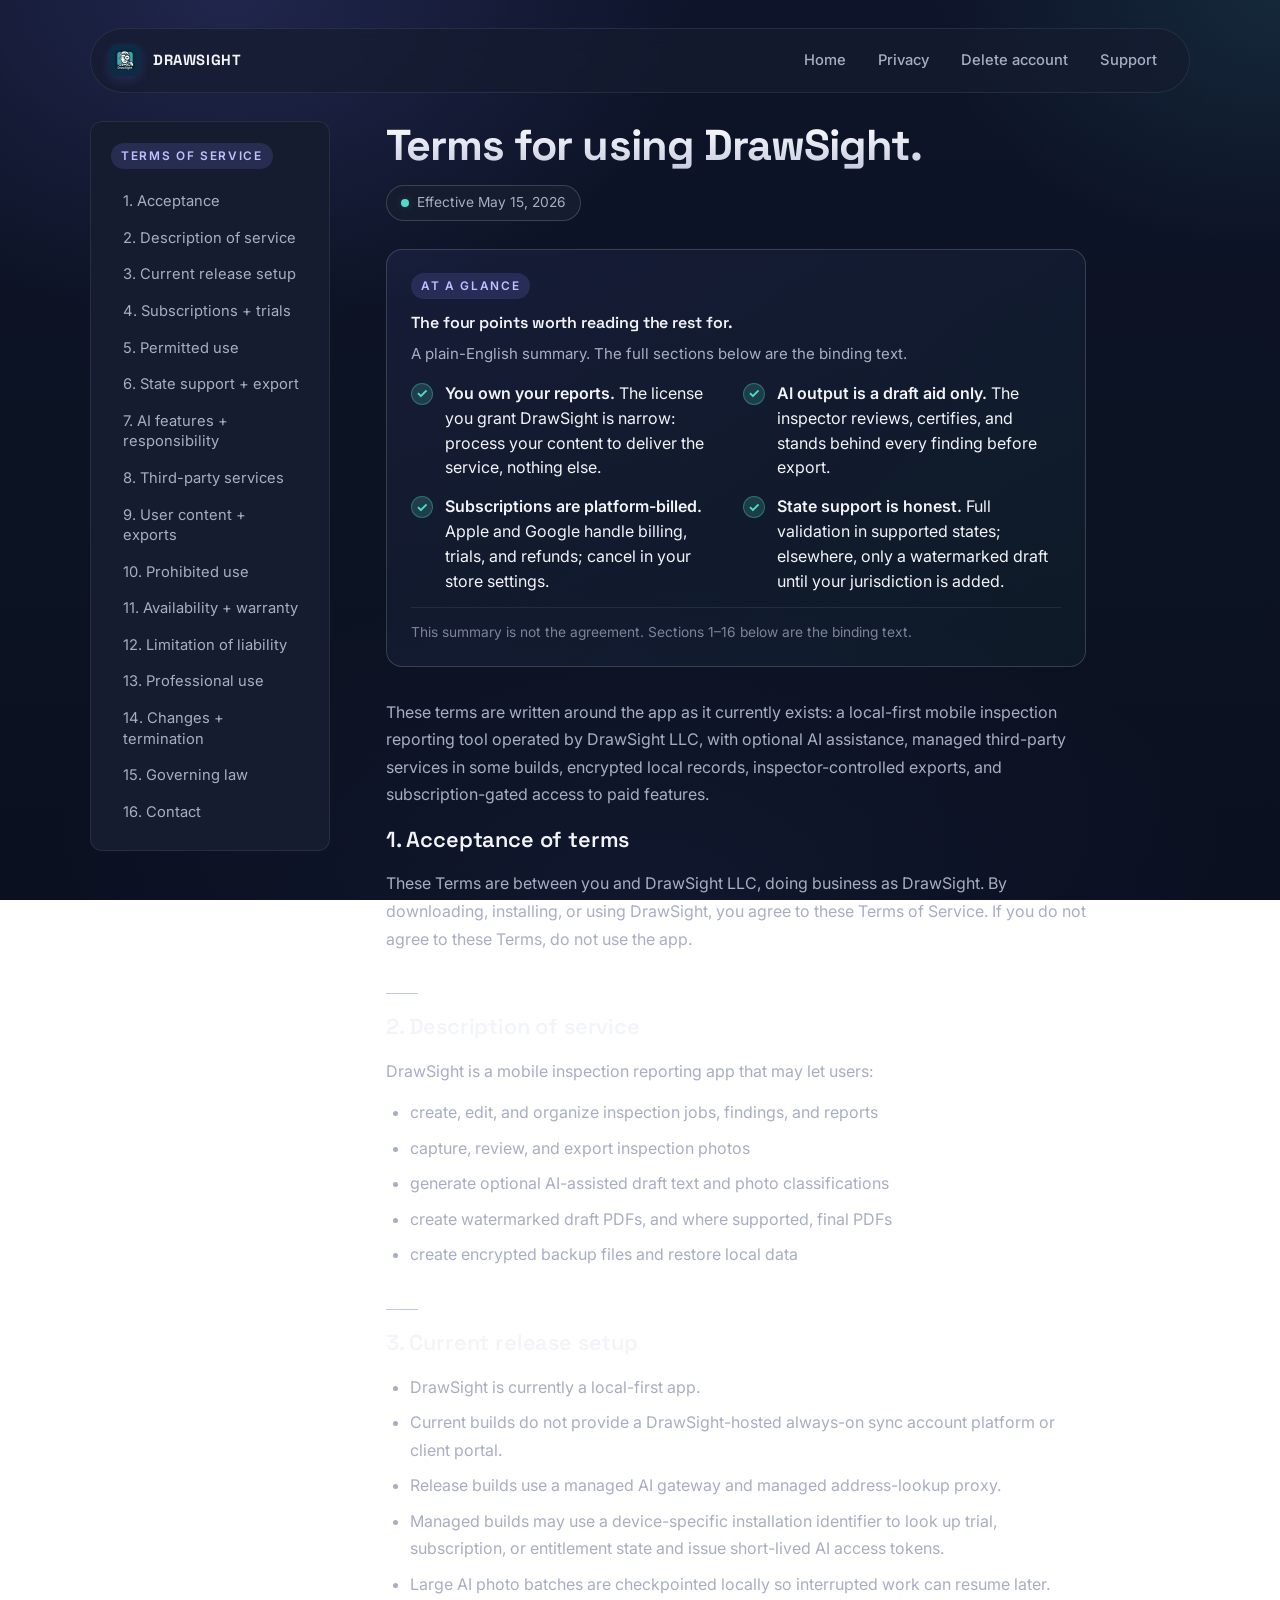
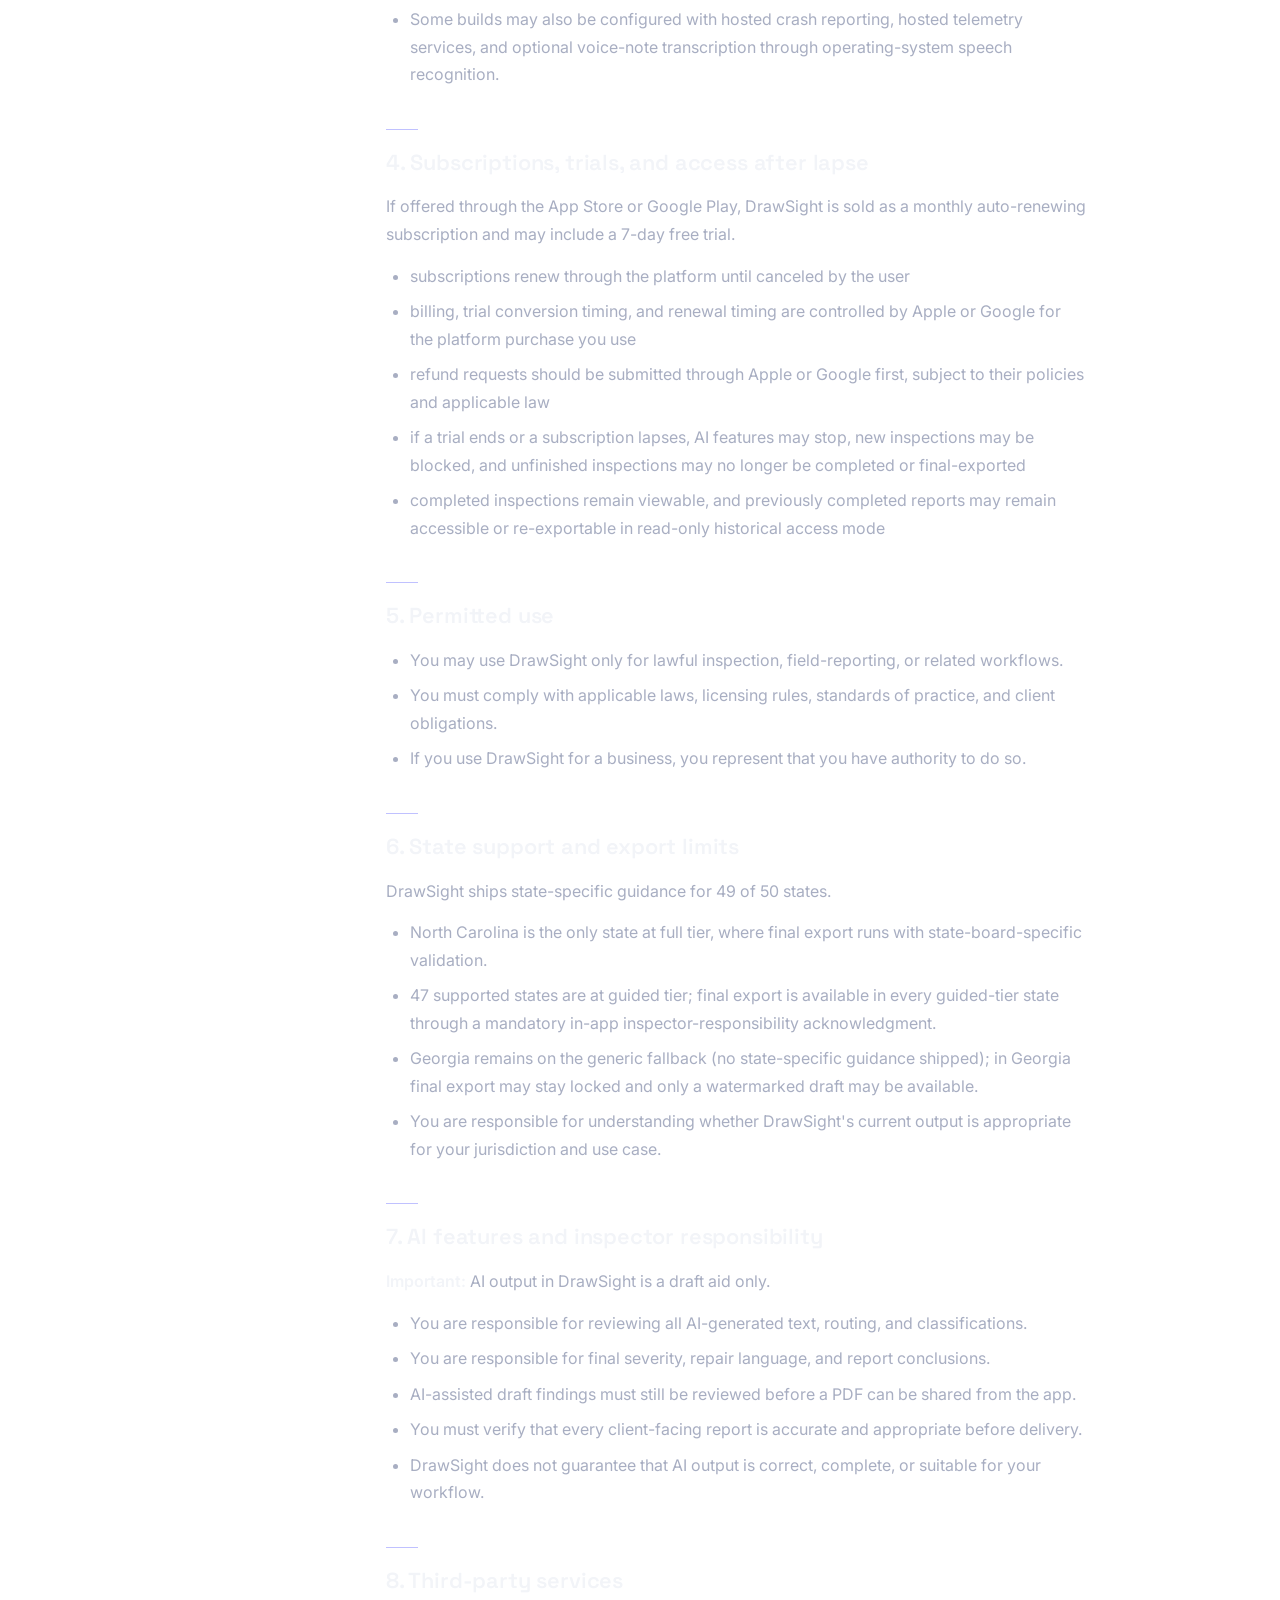
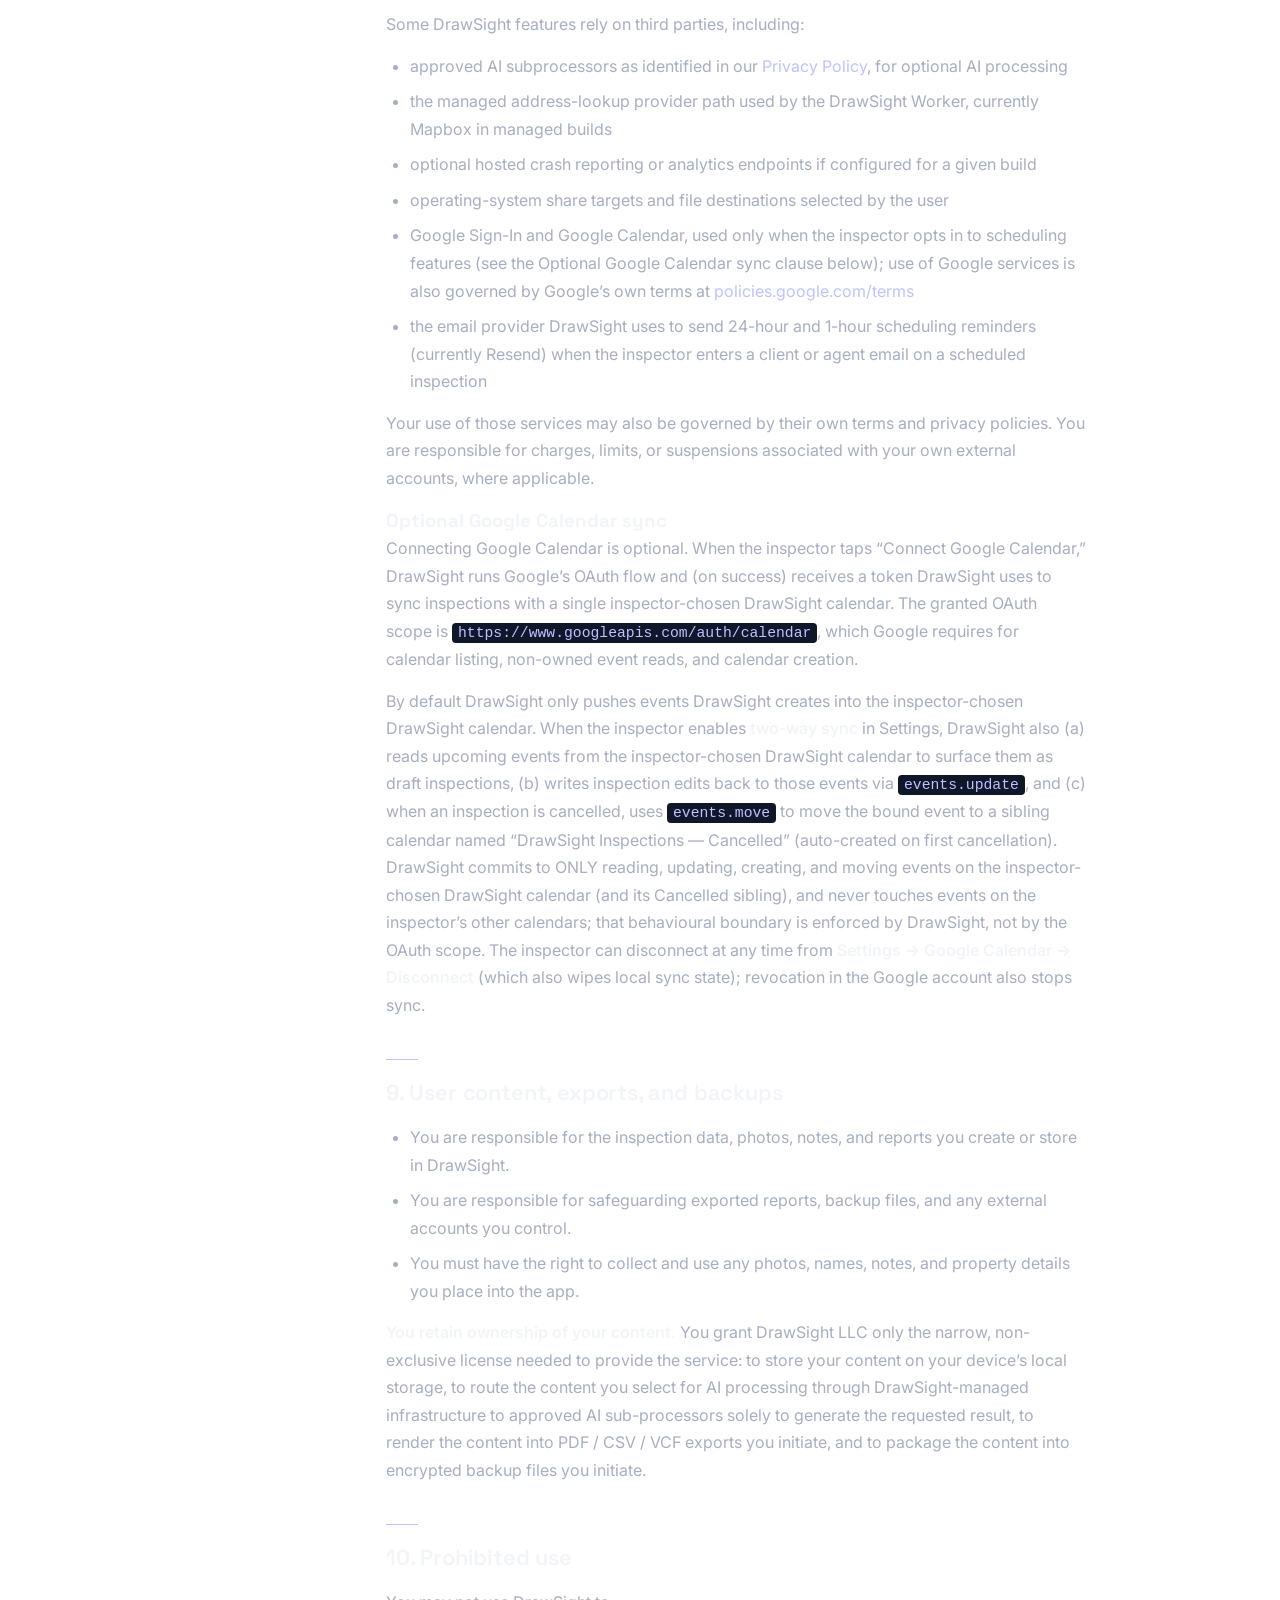
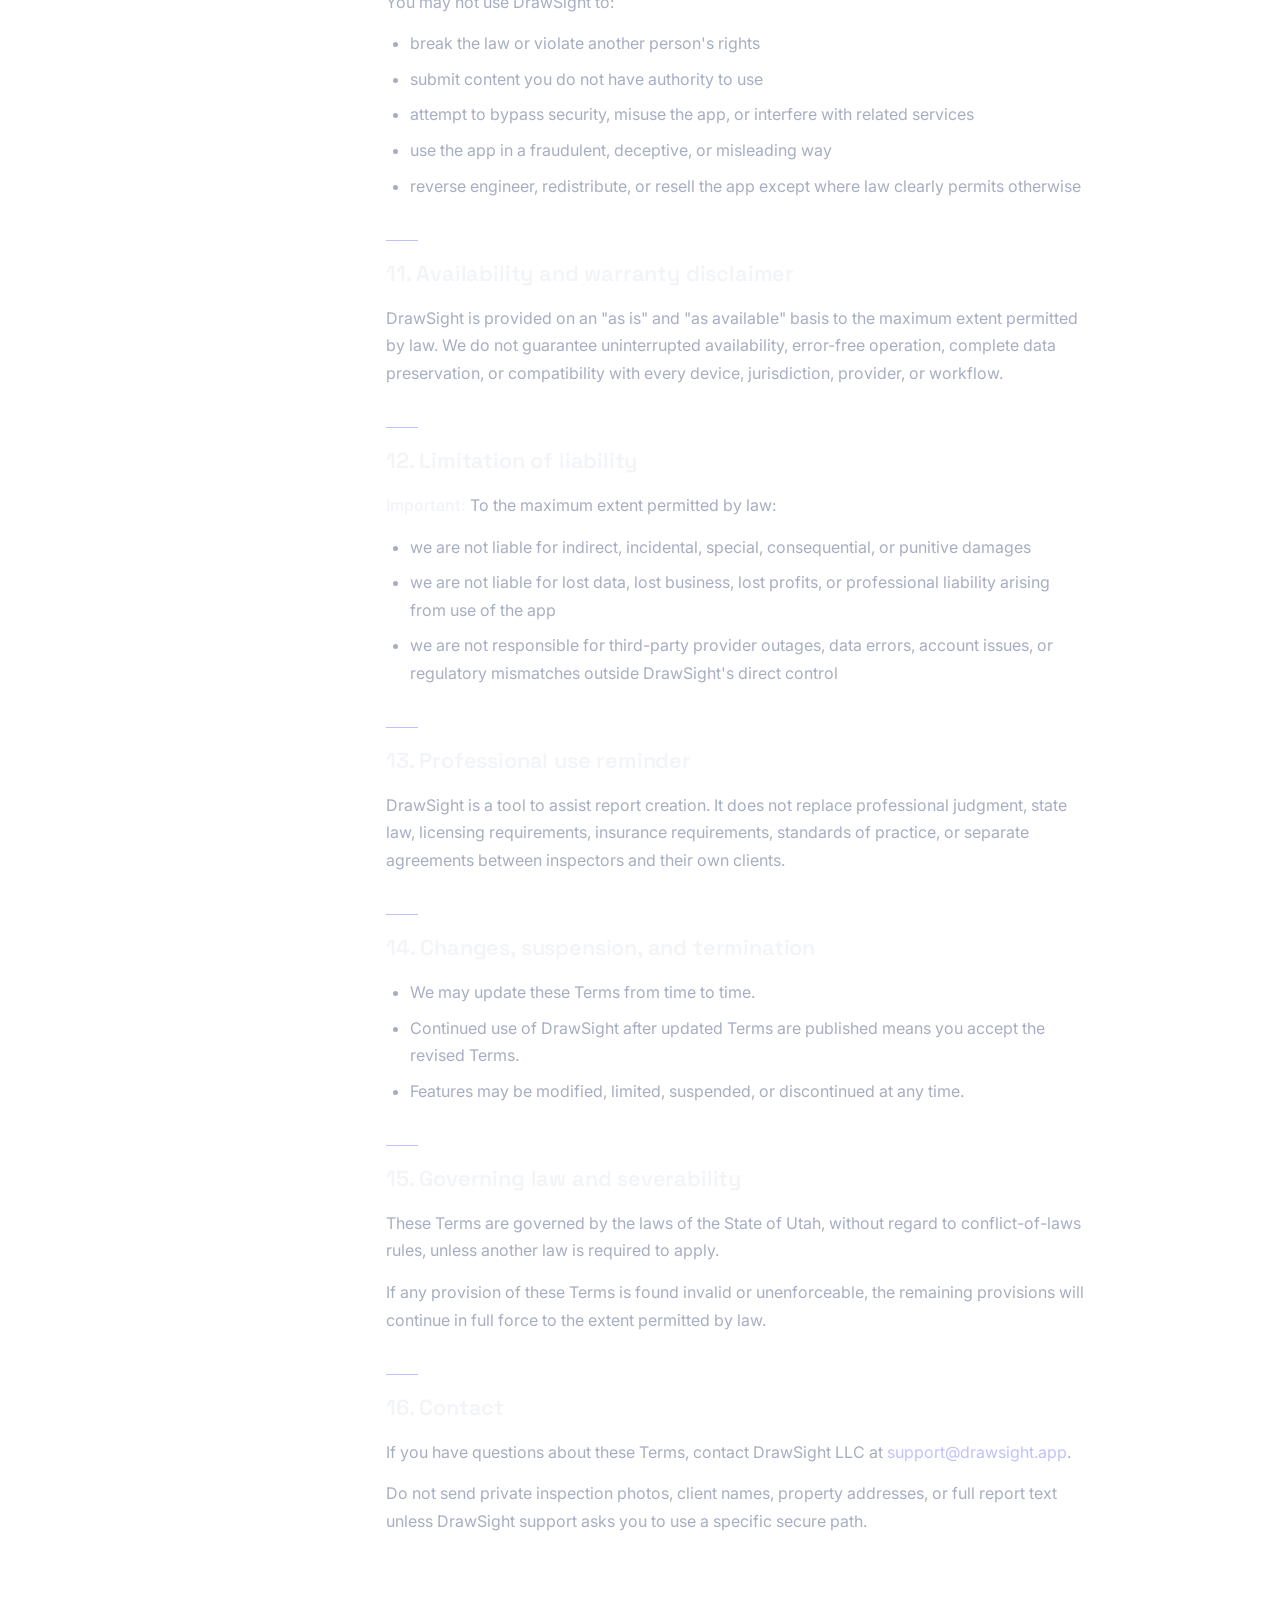
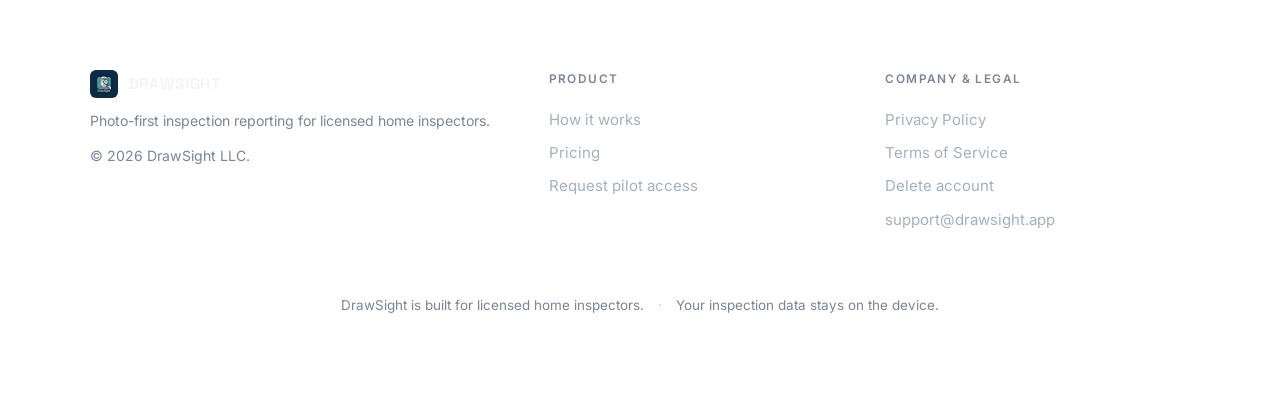
<file: terms-of-service.html>
<!DOCTYPE html>
<html lang="en">
<head>
    <meta charset="UTF-8">
    <meta name="viewport" content="width=device-width, initial-scale=1.0">
    <title>Terms of Service · DrawSight</title>
    <meta name="description" content="Terms of Service for DrawSight LLC and the current DrawSight mobile inspection app.">
    <meta name="theme-color" content="#0C1322">
    <link rel="canonical" href="https://drawsight.app/terms-of-service.html">
    <link rel="icon" type="image/png" href="assets/logo.png">
    <link rel="apple-touch-icon" href="assets/logo.png">
    <link rel="preconnect" href="https://fonts.googleapis.com">
    <link rel="preconnect" href="https://fonts.gstatic.com" crossorigin>
    <link rel="stylesheet" href="https://fonts.googleapis.com/css2?family=Inter:wght@400;500;600;700&family=Space+Grotesk:wght@500;600;700&display=swap">
    <link rel="stylesheet" href="style.css">
</head>
<body>
    <div class="shell">
        <nav class="nav" aria-label="Primary">
            <a class="brand" href="index.html" aria-label="DrawSight home">
                <img src="assets/logo.png" alt="" aria-hidden="true">
                <span>DrawSight</span>
            </a>
            <div class="nav-links">
                <a href="index.html">Home</a>
                <a href="privacy-policy.html">Privacy</a>
                <a href="delete-account.html">Delete account</a>
                <a href="mailto:support@drawsight.app">Support</a>
            </div>
        </nav>

        <div class="legal-page">
            <aside class="legal-toc" aria-label="Contents">
                <span class="eyebrow">Terms of Service</span>
                <ul>
                    <li><a href="#acceptance">1. Acceptance</a></li>
                    <li><a href="#service">2. Description of service</a></li>
                    <li><a href="#release">3. Current release setup</a></li>
                    <li><a href="#subscription">4. Subscriptions + trials</a></li>
                    <li><a href="#permitted">5. Permitted use</a></li>
                    <li><a href="#state-support">6. State support + export</a></li>
                    <li><a href="#ai">7. AI features + responsibility</a></li>
                    <li><a href="#third-party">8. Third-party services</a></li>
                    <li><a href="#content">9. User content + exports</a></li>
                    <li><a href="#prohibited">10. Prohibited use</a></li>
                    <li><a href="#availability">11. Availability + warranty</a></li>
                    <li><a href="#liability">12. Limitation of liability</a></li>
                    <li><a href="#professional">13. Professional use</a></li>
                    <li><a href="#changes">14. Changes + termination</a></li>
                    <li><a href="#law">15. Governing law</a></li>
                    <li><a href="#contact">16. Contact</a></li>
                </ul>
            </aside>

            <main class="legal-body">
                <h1>Terms for using DrawSight.</h1>
                <span class="effective">Effective May 15, 2026</span>

                <aside class="legal-glance" aria-label="Terms at a glance">
                    <span class="eyebrow">At a glance</span>
                    <h3>The four points worth reading the rest for.</h3>
                    <p style="margin-bottom: 16px;">A plain-English summary. The full sections below are the binding text.</p>
                    <div class="glance-grid">
                        <div class="glance-item">
                            <span class="check" aria-hidden="true">✓</span>
                            <div><strong>You own your reports.</strong> The license you grant DrawSight is narrow: process your content to deliver the service, nothing else.</div>
                        </div>
                        <div class="glance-item">
                            <span class="check" aria-hidden="true">✓</span>
                            <div><strong>AI output is a draft aid only.</strong> The inspector reviews, certifies, and stands behind every finding before export.</div>
                        </div>
                        <div class="glance-item">
                            <span class="check" aria-hidden="true">✓</span>
                            <div><strong>Subscriptions are platform-billed.</strong> Apple and Google handle billing, trials, and refunds; cancel in your store settings.</div>
                        </div>
                        <div class="glance-item">
                            <span class="check" aria-hidden="true">✓</span>
                            <div><strong>State support is honest.</strong> Full validation in supported states; elsewhere, only a watermarked draft until your jurisdiction is added.</div>
                        </div>
                    </div>
                    <p class="glance-note">This summary is not the agreement. Sections 1–16 below are the binding text.</p>
                </aside>

                <p>
                    These terms are written around the app as it currently exists: a local-first mobile
                    inspection reporting tool operated by DrawSight LLC, with optional AI assistance,
                    managed third-party services in some builds, encrypted local records,
                    inspector-controlled exports, and subscription-gated access to paid features.
                </p>

                <h2 id="acceptance">1. Acceptance of terms</h2>
                <p>
                    These Terms are between you and DrawSight LLC, doing business as DrawSight.
                    By downloading, installing, or using DrawSight, you agree to these Terms of
                    Service. If you do not agree to these Terms, do not use the app.
                </p>

                <h2 id="service">2. Description of service</h2>
                <p>DrawSight is a mobile inspection reporting app that may let users:</p>
                <ul>
                    <li>create, edit, and organize inspection jobs, findings, and reports</li>
                    <li>capture, review, and export inspection photos</li>
                    <li>generate optional AI-assisted draft text and photo classifications</li>
                    <li>create watermarked draft PDFs, and where supported, final PDFs</li>
                    <li>create encrypted backup files and restore local data</li>
                </ul>

                <h2 id="release">3. Current release setup</h2>
                <ul>
                    <li>DrawSight is currently a local-first app.</li>
                    <li>Current builds do not provide a DrawSight-hosted always-on sync account platform or client portal.</li>
                    <li>Release builds use a managed AI gateway and managed address-lookup proxy.</li>
                    <li>Managed builds may use a device-specific installation identifier to look up trial, subscription, or entitlement state and issue short-lived AI access tokens.</li>
                    <li>Large AI photo batches are checkpointed locally so interrupted work can resume later.</li>
                    <li>Some builds may also be configured with hosted crash reporting, hosted telemetry services, and optional voice-note transcription through operating-system speech recognition.</li>
                </ul>

                <h2 id="subscription">4. Subscriptions, trials, and access after lapse</h2>
                <p>
                    If offered through the App Store or Google Play, DrawSight is sold as a
                    monthly auto-renewing subscription and may include a 7-day free trial.
                </p>
                <ul>
                    <li>subscriptions renew through the platform until canceled by the user</li>
                    <li>billing, trial conversion timing, and renewal timing are controlled by Apple or Google for the platform purchase you use</li>
                    <li>refund requests should be submitted through Apple or Google first, subject to their policies and applicable law</li>
                    <li>if a trial ends or a subscription lapses, AI features may stop, new inspections may be blocked, and unfinished inspections may no longer be completed or final-exported</li>
                    <li>completed inspections remain viewable, and previously completed reports may remain accessible or re-exportable in read-only historical access mode</li>
                </ul>

                <h2 id="permitted">5. Permitted use</h2>
                <ul>
                    <li>You may use DrawSight only for lawful inspection, field-reporting, or related workflows.</li>
                    <li>You must comply with applicable laws, licensing rules, standards of practice, and client obligations.</li>
                    <li>If you use DrawSight for a business, you represent that you have authority to do so.</li>
                </ul>

                <h2 id="state-support">6. State support and export limits</h2>
                <p>
                    DrawSight ships state-specific guidance for 49 of 50 states.
                </p>
                <ul>
                    <li>North Carolina is the only state at full tier, where final export runs with state-board-specific validation.</li>
                    <li>47 supported states are at guided tier; final export is available in every guided-tier state through a mandatory in-app inspector-responsibility acknowledgment.</li>
                    <li>Georgia remains on the generic fallback (no state-specific guidance shipped); in Georgia final export may stay locked and only a watermarked draft may be available.</li>
                    <li>You are responsible for understanding whether DrawSight's current output is appropriate for your jurisdiction and use case.</li>
                </ul>

                <h2 id="ai">7. AI features and inspector responsibility</h2>
                <p><strong>Important:</strong> AI output in DrawSight is a draft aid only.</p>
                <ul>
                    <li>You are responsible for reviewing all AI-generated text, routing, and classifications.</li>
                    <li>You are responsible for final severity, repair language, and report conclusions.</li>
                    <li>AI-assisted draft findings must still be reviewed before a PDF can be shared from the app.</li>
                    <li>You must verify that every client-facing report is accurate and appropriate before delivery.</li>
                    <li>DrawSight does not guarantee that AI output is correct, complete, or suitable for your workflow.</li>
                </ul>

                <h2 id="third-party">8. Third-party services</h2>
                <p>Some DrawSight features rely on third parties, including:</p>
                <ul>
                    <li>approved AI subprocessors as identified in our <a href="privacy-policy.html#third-party">Privacy Policy</a>, for optional AI processing</li>
                    <li>the managed address-lookup provider path used by the DrawSight Worker, currently Mapbox in managed builds</li>
                    <li>optional hosted crash reporting or analytics endpoints if configured for a given build</li>
                    <li>operating-system share targets and file destinations selected by the user</li>
                    <li>Google Sign-In and Google Calendar, used only when the inspector opts in to scheduling features (see the Optional Google Calendar sync clause below); use of Google services is also governed by Google&rsquo;s own terms at <a href="https://policies.google.com/terms" target="_blank" rel="noreferrer">policies.google.com/terms</a></li>
                    <li>the email provider DrawSight uses to send 24-hour and 1-hour scheduling reminders (currently Resend) when the inspector enters a client or agent email on a scheduled inspection</li>
                </ul>
                <p>
                    Your use of those services may also be governed by their own terms and privacy
                    policies. You are responsible for charges, limits, or suspensions associated with
                    your own external accounts, where applicable.
                </p>
                <h3>Optional Google Calendar sync</h3>
                <p>
                    Connecting Google Calendar is optional. When the inspector taps
                    &ldquo;Connect Google Calendar,&rdquo; DrawSight runs Google&rsquo;s
                    OAuth flow and (on success) receives a token DrawSight uses to sync
                    inspections with a single inspector-chosen DrawSight calendar. The
                    granted OAuth scope is
                    <code>https://www.googleapis.com/auth/calendar</code>, which Google
                    requires for calendar listing, non-owned event reads, and calendar
                    creation.
                </p>
                <p>
                    By default DrawSight only pushes events DrawSight creates into the
                    inspector-chosen DrawSight calendar. When the inspector enables
                    <strong>two-way sync</strong> in Settings, DrawSight also (a) reads
                    upcoming events from the inspector-chosen DrawSight calendar to
                    surface them as draft inspections, (b) writes inspection edits back
                    to those events via <code>events.update</code>, and (c) when an
                    inspection is cancelled, uses <code>events.move</code> to move the
                    bound event to a sibling calendar named
                    &ldquo;DrawSight Inspections &mdash; Cancelled&rdquo;
                    (auto-created on first cancellation). DrawSight commits to ONLY
                    reading, updating, creating, and moving events on the
                    inspector-chosen DrawSight calendar (and its Cancelled sibling), and
                    never touches events on the inspector&rsquo;s other calendars; that
                    behavioural boundary is enforced by DrawSight, not by the OAuth
                    scope. The inspector can disconnect at any time from
                    <strong>Settings &rarr; Google Calendar &rarr; Disconnect</strong>
                    (which also wipes local sync state); revocation in the Google
                    account also stops sync.
                </p>

                <h2 id="content">9. User content, exports, and backups</h2>
                <ul>
                    <li>You are responsible for the inspection data, photos, notes, and reports you create or store in DrawSight.</li>
                    <li>You are responsible for safeguarding exported reports, backup files, and any external accounts you control.</li>
                    <li>You must have the right to collect and use any photos, names, notes, and property details you place into the app.</li>
                </ul>
                <p>
                    <strong>You retain ownership of your content.</strong> You grant DrawSight LLC only the
                    narrow, non-exclusive license needed to provide the service: to store your
                    content on your device&rsquo;s local storage, to route the content you select for
                    AI processing through DrawSight-managed infrastructure to approved AI
                    sub-processors solely to generate the requested result, to render the content
                    into PDF / CSV / VCF exports you initiate, and to package the content into
                    encrypted backup files you initiate.
                </p>

                <h2 id="prohibited">10. Prohibited use</h2>
                <p>You may not use DrawSight to:</p>
                <ul>
                    <li>break the law or violate another person's rights</li>
                    <li>submit content you do not have authority to use</li>
                    <li>attempt to bypass security, misuse the app, or interfere with related services</li>
                    <li>use the app in a fraudulent, deceptive, or misleading way</li>
                    <li>reverse engineer, redistribute, or resell the app except where law clearly permits otherwise</li>
                </ul>

                <h2 id="availability">11. Availability and warranty disclaimer</h2>
                <p>
                    DrawSight is provided on an "as is" and "as available" basis to the maximum
                    extent permitted by law. We do not guarantee uninterrupted availability, error-free
                    operation, complete data preservation, or compatibility with every device,
                    jurisdiction, provider, or workflow.
                </p>

                <h2 id="liability">12. Limitation of liability</h2>
                <p><strong>Important:</strong> To the maximum extent permitted by law:</p>
                <ul>
                    <li>we are not liable for indirect, incidental, special, consequential, or punitive damages</li>
                    <li>we are not liable for lost data, lost business, lost profits, or professional liability arising from use of the app</li>
                    <li>we are not responsible for third-party provider outages, data errors, account issues, or regulatory mismatches outside DrawSight's direct control</li>
                </ul>

                <h2 id="professional">13. Professional use reminder</h2>
                <p>
                    DrawSight is a tool to assist report creation. It does not replace professional
                    judgment, state law, licensing requirements, insurance requirements, standards of
                    practice, or separate agreements between inspectors and their own clients.
                </p>

                <h2 id="changes">14. Changes, suspension, and termination</h2>
                <ul>
                    <li>We may update these Terms from time to time.</li>
                    <li>Continued use of DrawSight after updated Terms are published means you accept the revised Terms.</li>
                    <li>Features may be modified, limited, suspended, or discontinued at any time.</li>
                </ul>

                <h2 id="law">15. Governing law and severability</h2>
                <p>
                    These Terms are governed by the laws of the State of Utah, without regard to
                    conflict-of-laws rules, unless another law is required to apply.
                </p>
                <p>
                    If any provision of these Terms is found invalid or unenforceable, the remaining
                    provisions will continue in full force to the extent permitted by law.
                </p>

                <h2 id="contact">16. Contact</h2>
                <p>
                    If you have questions about these Terms, contact DrawSight LLC at
                    <a href="mailto:support@drawsight.app">support@drawsight.app</a>.
                </p>
                <p>
                    Do not send private inspection photos, client names, property addresses, or
                    full report text unless DrawSight support asks you to use a specific secure path.
                </p>
            </main>
        </div>

        <footer class="footer">
            <div class="footer-col">
                <span class="footer-brand">
                    <img src="assets/logo.png" alt="" aria-hidden="true">
                    <span>DrawSight</span>
                </span>
                <p>Photo-first inspection reporting for licensed home inspectors.</p>
                <p style="margin-top: 12px;">© 2026 DrawSight LLC.</p>
            </div>
            <div class="footer-col">
                <h4>Product</h4>
                <a href="index.html#how-it-works">How it works</a>
                <a href="index.html#pricing">Pricing</a>
                <a href="mailto:support@drawsight.app?subject=DrawSight%20pilot%20interest">Request pilot access</a>
            </div>
            <div class="footer-col">
                <h4>Company &amp; legal</h4>
                <a href="privacy-policy.html">Privacy Policy</a>
                <a href="terms-of-service.html">Terms of Service</a>
                <a href="delete-account.html">Delete account</a>
                <a href="mailto:support@drawsight.app">support@drawsight.app</a>
            </div>
        </footer>
        <div class="footer-bottom">
            DrawSight is built for licensed home inspectors.
            <span class="dot">·</span>
            Your inspection data stays on the device.
        </div>
    </div>
</body>
</html>
</file>
<file: style.css>
/* DrawSight public site — shared design system.
 * Workstream L (2026-05-02) initial. Premium polish 2026-05-02 evening:
 * webfonts wired (Space Grotesk + Inter), hero stat strip, pricing
 * section, "at a glance" legal callouts, refined cards / buttons /
 * dividers / footer.
 *
 * Brand tokens mirror the in-app dark palette (Architectural Ledger
 * design system) so the public site reads as the same product:
 *   --primary       : #8083FF  (primaryContainer, dark mode)
 *   --primary-soft  : #C0C1FF  (primary, dark mode — used for hovers)
 *   --tertiary      : #4FDBC8  (cyan accent, dark mode)
 *   --bg            : #0C1322  (scaffold background)
 *
 * Type system mirrors lib/core/app_typography.dart:
 *   Headings: Space Grotesk (geometric authority)
 *   Body / labels: Inter (field-readable)
 */

:root {
  --primary: #8083FF;
  --primary-soft: #C0C1FF;
  --primary-deep: #494BD6;
  --primary-glow: rgba(128, 131, 255, 0.16);
  --primary-glow-strong: rgba(128, 131, 255, 0.28);
  --tertiary: #4FDBC8;
  --tertiary-glow: rgba(79, 219, 200, 0.18);
  --bg: #0C1322;
  --bg-grad:
    radial-gradient(ellipse 60% 60% at 18% 0%, rgba(128, 131, 255, 0.16), transparent 60%),
    radial-gradient(ellipse 50% 50% at 100% 0%, rgba(79, 219, 200, 0.10), transparent 55%),
    radial-gradient(ellipse 80% 60% at 50% 100%, rgba(128, 131, 255, 0.06), transparent 60%),
    linear-gradient(180deg, #0E142A 0%, #0C1322 55%, #0A1020 100%);
  --surface: #161C30;
  --surface-high: #1E2540;
  --surface-low: #11172A;
  --surface-glass: rgba(22, 28, 48, 0.72);
  --text: #F2F4F8;
  --text-soft: #A8AEC2;
  --text-muted: #7E839A;
  --outline: rgba(255, 255, 255, 0.08);
  --outline-strong: rgba(255, 255, 255, 0.16);
  --outline-soft: rgba(255, 255, 255, 0.04);
  --warning: #FFB95F;
  --shadow-sm: 0 1px 2px rgba(0, 0, 0, 0.18);
  --shadow-md: 0 1px 2px rgba(0, 0, 0, 0.18), 0 8px 24px rgba(0, 0, 0, 0.24);
  --shadow-lg: 0 1px 2px rgba(0, 0, 0, 0.18), 0 16px 48px rgba(0, 0, 0, 0.32);
  --shadow-glow: 0 8px 32px var(--primary-glow), 0 1px 0 rgba(255, 255, 255, 0.06) inset;
  --font-heading: "Space Grotesk", -apple-system, BlinkMacSystemFont, "Segoe UI", Roboto, sans-serif;
  --font-body: "Inter", -apple-system, BlinkMacSystemFont, "Segoe UI", Roboto, "Helvetica Neue", Arial, sans-serif;
  --radius-sm: 8px;
  --radius-md: 12px;
  --radius-lg: 16px;
  --radius-xl: 22px;
}

* { box-sizing: border-box; margin: 0; padding: 0; }

html {
  -webkit-text-size-adjust: 100%;
  scroll-behavior: smooth;
}

body {
  min-height: 100vh;
  background: var(--bg-grad);
  background-attachment: fixed;
  color: var(--text);
  font-family: var(--font-body);
  font-size: 16px;
  line-height: 1.55;
  -webkit-font-smoothing: antialiased;
  text-rendering: optimizeLegibility;
}

a { color: var(--primary-soft); text-decoration: none; transition: color 0.15s ease; }
a:hover { color: var(--text); }
code {
  font-family: "SF Mono", Menlo, Consolas, "Liberation Mono", monospace;
  background: var(--surface-low);
  padding: 2px 6px;
  border-radius: 4px;
  font-size: 0.92em;
  color: var(--primary-soft);
}

h1, h2, h3, h4, h5 { font-family: var(--font-heading); }

.shell { width: min(1100px, calc(100% - 32px)); margin: 0 auto; padding: 28px 0 80px; }

/* ── Nav ─────────────────────────────────────────────────────────── */
.nav {
  display: flex;
  flex-wrap: wrap;
  align-items: center;
  justify-content: space-between;
  gap: 16px;
  margin-bottom: 28px;
  padding: 12px 18px;
  background: var(--surface-glass);
  border: 1px solid var(--outline);
  border-radius: 999px;
  backdrop-filter: blur(12px);
  -webkit-backdrop-filter: blur(12px);
}
.brand {
  display: inline-flex;
  align-items: center;
  gap: 12px;
  font-family: var(--font-heading);
  font-weight: 700;
  letter-spacing: 0.04em;
  text-transform: uppercase;
  font-size: 0.92rem;
  color: var(--text);
}
.brand img {
  width: 32px;
  height: 32px;
  border-radius: 8px;
  box-shadow: 0 4px 12px var(--primary-glow);
}
.nav-links { display: flex; flex-wrap: wrap; gap: 4px; }
.nav-links a {
  padding: 8px 14px;
  border-radius: 999px;
  color: var(--text-soft);
  font-size: 0.92rem;
  font-weight: 500;
}
.nav-links a:hover { color: var(--text); background: var(--surface-high); }

/* ── Hero ────────────────────────────────────────────────────────── */
.hero { padding: 64px 0 40px; text-align: center; position: relative; }
.hero img.hero-logo {
  width: 104px;
  height: 104px;
  border-radius: 26px;
  box-shadow: 0 16px 56px var(--primary-glow-strong), 0 1px 0 rgba(255, 255, 255, 0.10) inset;
  margin-bottom: 28px;
  animation: heroFloat 6s ease-in-out infinite;
}
@keyframes heroFloat {
  0%, 100% { transform: translateY(0); }
  50% { transform: translateY(-4px); }
}
.hero h1 {
  font-family: var(--font-heading);
  font-size: clamp(2.4rem, 5.4vw, 3.8rem);
  line-height: 1.04;
  letter-spacing: -0.025em;
  font-weight: 700;
  max-width: 22ch;
  margin: 0 auto 20px;
  background: linear-gradient(180deg, #FFFFFF 0%, #C7CCE0 100%);
  -webkit-background-clip: text;
  background-clip: text;
  -webkit-text-fill-color: transparent;
}
.hero p.lede {
  max-width: 58ch;
  margin: 0 auto;
  color: var(--text-soft);
  font-size: clamp(1.04rem, 1.5vw, 1.2rem);
  line-height: 1.6;
}

.cta-row { display: flex; flex-wrap: wrap; justify-content: center; gap: 12px; margin-top: 32px; }
.btn {
  display: inline-flex;
  align-items: center;
  justify-content: center;
  gap: 8px;
  padding: 14px 24px;
  border-radius: 999px;
  font-family: var(--font-heading);
  font-weight: 600;
  font-size: 0.98rem;
  letter-spacing: -0.005em;
  transition: transform 0.18s ease, box-shadow 0.18s ease, background 0.18s ease;
  cursor: pointer;
  border: none;
  min-height: 48px;
  position: relative;
  overflow: hidden;
}
.btn-primary {
  background: linear-gradient(180deg, var(--primary-soft) 0%, var(--primary) 100%);
  color: #0D0096;
  box-shadow: 0 1px 0 rgba(255, 255, 255, 0.28) inset, 0 8px 28px var(--primary-glow-strong);
}
.btn-primary:hover {
  transform: translateY(-2px);
  box-shadow: 0 1px 0 rgba(255, 255, 255, 0.32) inset, 0 12px 36px var(--primary-glow-strong);
}
.btn-primary:active { transform: translateY(0); }
.btn-secondary {
  background: var(--surface-glass);
  color: var(--text);
  border: 1px solid var(--outline-strong);
  backdrop-filter: blur(12px);
  -webkit-backdrop-filter: blur(12px);
}
.btn-secondary:hover { background: var(--surface-high); border-color: rgba(255, 255, 255, 0.24); }

/* ── Hero stat strip ─────────────────────────────────────────────── */
.hero-stats {
  display: grid;
  gap: 0;
  grid-template-columns: repeat(3, minmax(0, 1fr));
  max-width: 720px;
  margin: 48px auto 0;
  padding: 20px 8px;
  background: var(--surface-glass);
  border: 1px solid var(--outline);
  border-radius: var(--radius-lg);
  backdrop-filter: blur(12px);
  -webkit-backdrop-filter: blur(12px);
}
.hero-stats .stat {
  text-align: center;
  padding: 4px 16px;
  border-right: 1px solid var(--outline);
}
.hero-stats .stat:last-child { border-right: 0; }
.hero-stats .stat-value {
  font-family: var(--font-heading);
  font-size: clamp(1.1rem, 2vw, 1.4rem);
  font-weight: 700;
  letter-spacing: -0.01em;
  color: var(--text);
  margin-bottom: 4px;
  line-height: 1.1;
}
.hero-stats .stat-label {
  font-size: 0.78rem;
  font-weight: 500;
  letter-spacing: 0.04em;
  color: var(--text-muted);
  text-transform: uppercase;
}

/* ── Section heads ─────────────────────────────────────────────── */
.section-head { text-align: center; margin: 72px 0 32px; }
.section-head h2 {
  font-size: clamp(1.7rem, 3.2vw, 2.4rem);
  letter-spacing: -0.018em;
  font-weight: 700;
  margin-bottom: 14px;
  line-height: 1.15;
}
.section-head p { max-width: 54ch; margin: 0 auto; color: var(--text-soft); font-size: 1.02rem; }

.eyebrow {
  display: inline-flex;
  align-items: center;
  gap: 6px;
  font-family: var(--font-body);
  font-size: 0.74rem;
  font-weight: 600;
  letter-spacing: 0.14em;
  text-transform: uppercase;
  color: var(--primary-soft);
  margin-bottom: 14px;
  padding: 4px 10px;
  background: var(--primary-glow);
  border-radius: 999px;
}

/* Subtle hairline divider with center glyph between sections */
.section-divider {
  display: flex;
  align-items: center;
  justify-content: center;
  gap: 16px;
  margin: 56px auto 0;
  max-width: 320px;
  color: var(--text-muted);
}
.section-divider::before,
.section-divider::after {
  content: "";
  flex: 1;
  height: 1px;
  background: linear-gradient(90deg, transparent, var(--outline-strong), transparent);
}
.section-divider span {
  font-size: 0.72rem;
  letter-spacing: 0.18em;
  text-transform: uppercase;
  color: var(--text-muted);
}

/* ── Cards / grid ───────────────────────────────────────────────── */
.grid-4 { display: grid; gap: 16px; grid-template-columns: repeat(4, minmax(0, 1fr)); }
.grid-3 { display: grid; gap: 16px; grid-template-columns: repeat(3, minmax(0, 1fr)); }
.grid-2 { display: grid; gap: 16px; grid-template-columns: repeat(2, minmax(0, 1fr)); }

.card {
  background: var(--surface);
  border: 1px solid var(--outline);
  border-radius: var(--radius-lg);
  padding: 26px;
  position: relative;
  transition: transform 0.18s ease, border-color 0.18s ease, box-shadow 0.18s ease;
}
.card:hover {
  transform: translateY(-2px);
  border-color: var(--outline-strong);
  box-shadow: var(--shadow-md);
}
.card .num {
  display: inline-flex;
  align-items: center;
  justify-content: center;
  width: 36px;
  height: 36px;
  border-radius: 999px;
  background: var(--primary-glow);
  color: var(--primary-soft);
  font-family: var(--font-heading);
  font-weight: 700;
  font-size: 0.98rem;
  margin-bottom: 16px;
  border: 1px solid var(--outline-strong);
}
.card h3 {
  font-size: 1.1rem;
  font-weight: 600;
  margin-bottom: 8px;
  letter-spacing: -0.01em;
  color: var(--text);
}
.card p { color: var(--text-soft); font-size: 0.95rem; line-height: 1.55; }

/* ── Feature grid (richer card with inline SVG icon) ──────────────── */
.feature-grid {
  display: grid;
  gap: 16px;
  grid-template-columns: repeat(3, minmax(0, 1fr));
  max-width: 980px;
  margin: 0 auto;
}
.feature {
  background: var(--surface);
  border: 1px solid var(--outline);
  border-radius: var(--radius-lg);
  padding: 26px;
  transition: transform 0.18s ease, border-color 0.18s ease, box-shadow 0.18s ease;
}
.feature:hover {
  transform: translateY(-2px);
  border-color: var(--outline-strong);
  box-shadow: var(--shadow-md);
}
.feature .icon {
  width: 40px;
  height: 40px;
  border-radius: 10px;
  background: linear-gradient(135deg, var(--primary-glow) 0%, var(--tertiary-glow) 100%);
  color: var(--primary-soft);
  display: inline-flex;
  align-items: center;
  justify-content: center;
  margin-bottom: 16px;
  border: 1px solid var(--outline-strong);
}
.feature h3 {
  font-size: 1.05rem;
  font-weight: 600;
  margin-bottom: 8px;
  letter-spacing: -0.01em;
  color: var(--text);
}
.feature p { color: var(--text-soft); font-size: 0.94rem; line-height: 1.55; }

/* ── Privacy callout ────────────────────────────────────────────── */
.callout {
  background: linear-gradient(135deg, rgba(128, 131, 255, 0.14), rgba(79, 219, 200, 0.06));
  border: 1px solid var(--outline-strong);
  border-radius: var(--radius-xl);
  padding: 44px 36px;
  margin: 56px 0;
  text-align: center;
  position: relative;
  overflow: hidden;
}
.callout::before {
  content: "";
  position: absolute;
  inset: -1px;
  border-radius: inherit;
  padding: 1px;
  background: linear-gradient(135deg, rgba(192, 193, 255, 0.4), transparent 50%, rgba(79, 219, 200, 0.3));
  -webkit-mask: linear-gradient(#000, #000) content-box, linear-gradient(#000, #000);
  -webkit-mask-composite: xor;
  mask-composite: exclude;
  pointer-events: none;
}
.callout h2 {
  font-size: clamp(1.6rem, 2.8vw, 2.1rem);
  margin-bottom: 16px;
  letter-spacing: -0.018em;
  line-height: 1.2;
  background: linear-gradient(180deg, #FFFFFF 0%, #C7CCE0 100%);
  -webkit-background-clip: text;
  background-clip: text;
  -webkit-text-fill-color: transparent;
}
.callout p { max-width: 56ch; margin: 0 auto; color: var(--text-soft); }
.callout p + p { margin-top: 12px; }

/* ── Trust bullets (legacy — retained for compatibility) ─────────── */
.trust-list { list-style: none; padding: 0; max-width: 60ch; margin: 0 auto; }
.trust-list li {
  padding: 14px 0;
  border-bottom: 1px solid var(--outline);
  display: flex;
  align-items: flex-start;
  gap: 14px;
  color: var(--text-soft);
}
.trust-list li:last-child { border-bottom: 0; }
.trust-list li::before {
  content: "✓";
  color: var(--tertiary);
  font-weight: 700;
  flex: 0 0 auto;
  width: 24px;
  height: 24px;
  border-radius: 999px;
  background: var(--tertiary-glow);
  display: inline-flex;
  align-items: center;
  justify-content: center;
  font-size: 0.85rem;
}

/* ── Pricing ────────────────────────────────────────────────────── */
.pricing-grid {
  display: grid;
  gap: 20px;
  grid-template-columns: repeat(2, minmax(0, 1fr));
  max-width: 760px;
  margin: 0 auto;
}
.price-card {
  background: var(--surface);
  border: 1px solid var(--outline);
  border-radius: var(--radius-xl);
  padding: 32px;
  display: flex;
  flex-direction: column;
  transition: transform 0.18s ease, border-color 0.18s ease, box-shadow 0.18s ease;
}
.price-card:hover { transform: translateY(-2px); border-color: var(--outline-strong); box-shadow: var(--shadow-md); }
.price-card.featured {
  border-color: rgba(128, 131, 255, 0.42);
  background: linear-gradient(180deg, rgba(128, 131, 255, 0.08), var(--surface) 80%);
  box-shadow: 0 8px 32px var(--primary-glow);
  position: relative;
}
.price-card.featured::after {
  content: "Most field-ready";
  position: absolute;
  top: 16px;
  right: 16px;
  background: var(--primary);
  color: #0D0096;
  font-family: var(--font-body);
  font-size: 0.7rem;
  font-weight: 700;
  letter-spacing: 0.08em;
  text-transform: uppercase;
  padding: 4px 10px;
  border-radius: 999px;
}
.price-card .tier-name {
  font-family: var(--font-heading);
  font-size: 1.14rem;
  font-weight: 700;
  letter-spacing: -0.005em;
  color: var(--text);
  margin-bottom: 10px;
}
.price-card .price {
  font-family: var(--font-heading);
  font-size: clamp(2.2rem, 4vw, 2.8rem);
  font-weight: 700;
  letter-spacing: -0.025em;
  color: var(--text);
  line-height: 1;
  margin-bottom: 6px;
}
.price-card .price small {
  font-size: 0.9rem;
  font-weight: 500;
  color: var(--text-muted);
  letter-spacing: 0;
}
.price-card .tier-blurb {
  color: var(--text-soft);
  font-size: 0.96rem;
  margin-bottom: 18px;
  line-height: 1.5;
}
.price-card ul {
  list-style: none;
  padding: 0;
  margin: 0 0 24px;
  flex: 1;
}
.price-card ul li {
  padding: 10px 0;
  color: var(--text-soft);
  font-size: 0.95rem;
  display: flex;
  align-items: flex-start;
  gap: 12px;
  border-bottom: 1px solid var(--outline-soft);
}
.price-card ul li:last-child { border-bottom: 0; }
.price-card ul li::before {
  content: "✓";
  color: var(--tertiary);
  font-weight: 700;
  flex: 0 0 auto;
  width: 18px;
  height: 18px;
  display: inline-flex;
  align-items: center;
  justify-content: center;
  font-size: 0.85rem;
  margin-top: 2px;
}
.price-card .btn { width: 100%; }
.price-note {
  text-align: center;
  margin-top: 20px;
  color: var(--text-muted);
  font-size: 0.88rem;
}

/* ── FAQ accordion (no JS — uses <details>) ─────────────────────── */
.faq { max-width: 720px; margin: 0 auto; }
.faq details {
  background: var(--surface);
  border: 1px solid var(--outline);
  border-radius: var(--radius-md);
  padding: 0;
  margin-bottom: 12px;
  transition: border-color 0.15s ease;
}
.faq details[open] { border-color: var(--outline-strong); }
.faq summary {
  padding: 18px 22px;
  cursor: pointer;
  font-family: var(--font-heading);
  font-weight: 600;
  list-style: none;
  display: flex;
  justify-content: space-between;
  align-items: center;
  color: var(--text);
  letter-spacing: -0.005em;
}
.faq summary::-webkit-details-marker { display: none; }
.faq summary::after {
  content: "+";
  color: var(--text-muted);
  font-size: 1.4rem;
  line-height: 1;
  transition: transform 0.15s ease;
  font-weight: 400;
}
.faq details[open] summary::after { content: "−"; color: var(--primary-soft); }
.faq details p { padding: 0 22px 20px; color: var(--text-soft); font-size: 0.95rem; line-height: 1.6; }
.faq details a { color: var(--primary-soft); }

/* ── Closing CTA strip (above footer) ────────────────────────────── */
.cta-strip {
  margin-top: 72px;
  padding: 36px;
  text-align: center;
  background: linear-gradient(135deg, rgba(128, 131, 255, 0.10), rgba(79, 219, 200, 0.05));
  border: 1px solid var(--outline-strong);
  border-radius: var(--radius-xl);
}
.cta-strip h3 {
  font-size: clamp(1.4rem, 2.4vw, 1.8rem);
  letter-spacing: -0.018em;
  font-weight: 700;
  margin-bottom: 10px;
  color: var(--text);
}
.cta-strip p { color: var(--text-soft); margin-bottom: 22px; max-width: 50ch; margin-left: auto; margin-right: auto; }

/* ── Legal-page layout (privacy/terms/delete) ───────────────────── */
.legal-page { display: grid; grid-template-columns: 240px minmax(0, 1fr); gap: 56px; align-items: start; margin-top: 16px; }
.legal-toc {
  position: sticky;
  top: 24px;
  background: var(--surface);
  border: 1px solid var(--outline);
  border-radius: var(--radius-md);
  padding: 20px;
}
.legal-toc .eyebrow { margin-bottom: 14px; }
.legal-toc ul { list-style: none; padding: 0; }
.legal-toc li { padding: 2px 0; }
.legal-toc a {
  color: var(--text-soft);
  font-size: 0.92rem;
  line-height: 1.4;
  display: block;
  padding: 6px 10px;
  border-radius: 6px;
  border-left: 2px solid transparent;
}
.legal-toc a:hover { color: var(--text); background: var(--surface-high); border-left-color: var(--primary-soft); }

.legal-body { max-width: 70ch; }
.legal-body h1 {
  font-family: var(--font-heading);
  font-size: clamp(1.9rem, 3.6vw, 2.7rem);
  letter-spacing: -0.022em;
  margin-bottom: 16px;
  line-height: 1.12;
  background: linear-gradient(180deg, #FFFFFF 0%, #C7CCE0 100%);
  -webkit-background-clip: text;
  background-clip: text;
  -webkit-text-fill-color: transparent;
}
.legal-body .effective {
  display: inline-flex;
  gap: 8px;
  align-items: center;
  padding: 6px 14px;
  border-radius: 999px;
  background: var(--surface);
  border: 1px solid var(--outline-strong);
  color: var(--text-soft);
  font-size: 0.86rem;
  margin-bottom: 28px;
}
.legal-body .effective::before {
  content: "";
  width: 8px;
  height: 8px;
  border-radius: 999px;
  background: var(--tertiary);
  box-shadow: 0 0 8px var(--tertiary-glow);
}
.legal-body h2 {
  font-family: var(--font-heading);
  font-size: 1.36rem;
  font-weight: 600;
  margin: 40px 0 14px;
  letter-spacing: -0.008em;
  scroll-margin-top: 24px;
  color: var(--text);
  padding-top: 16px;
  border-top: 1px solid var(--outline);
  position: relative;
}
.legal-body h2:first-of-type { margin-top: 0; padding-top: 0; border-top: 0; }
.legal-body h2::before {
  content: "";
  position: absolute;
  top: -1px;
  left: 0;
  width: 32px;
  height: 1px;
  background: var(--primary-soft);
}
.legal-body h2:first-of-type::before { display: none; }
.legal-body p, .legal-body li { color: var(--text-soft); font-size: 1rem; line-height: 1.72; }
.legal-body p { margin-bottom: 14px; }
.legal-body ul, .legal-body ol { padding-left: 24px; margin-bottom: 14px; }
.legal-body li { margin-bottom: 8px; }
.legal-body strong { color: var(--text); font-weight: 600; }
.legal-body a { color: var(--primary-soft); border-bottom: 1px solid var(--outline-strong); }
.legal-body a:hover { color: var(--text); border-color: var(--text); }

/* "At a glance" highlights — premium summary card under legal H1.
 * Pure presentation: lets readers see the load-bearing commitments
 * at a glance without skipping the legally-binding body below. */
.legal-glance {
  background: linear-gradient(135deg, rgba(128, 131, 255, 0.08), rgba(79, 219, 200, 0.04));
  border: 1px solid var(--outline-strong);
  border-radius: var(--radius-lg);
  padding: 22px 24px;
  margin: 0 0 32px;
}
.legal-glance .eyebrow { margin-bottom: 12px; }
.legal-glance h3 {
  font-family: var(--font-heading);
  font-size: 1rem;
  font-weight: 600;
  letter-spacing: -0.005em;
  color: var(--text);
  margin-bottom: 6px;
}
.legal-glance p {
  color: var(--text-soft);
  font-size: 0.94rem;
  line-height: 1.55;
  margin: 0;
}
.legal-glance .glance-grid {
  display: grid;
  gap: 14px;
  grid-template-columns: repeat(2, minmax(0, 1fr));
}
.legal-glance .glance-item {
  display: flex;
  align-items: flex-start;
  gap: 12px;
}
.legal-glance .glance-item .check {
  flex: 0 0 auto;
  width: 22px;
  height: 22px;
  border-radius: 999px;
  background: var(--tertiary-glow);
  color: var(--tertiary);
  display: inline-flex;
  align-items: center;
  justify-content: center;
  font-weight: 700;
  font-size: 0.85rem;
  margin-top: 2px;
  border: 1px solid rgba(79, 219, 200, 0.32);
}
.legal-glance .glance-note {
  margin-top: 14px;
  padding-top: 14px;
  border-top: 1px solid var(--outline);
  font-size: 0.86rem;
  color: var(--text-muted);
}

/* ── Footer ─────────────────────────────────────────────────────── */
.footer {
  margin-top: 80px;
  padding-top: 40px;
  border-top: 1px solid var(--outline);
  display: grid;
  grid-template-columns: 1.4fr 1fr 1fr;
  gap: 32px;
}
.footer-col h4 {
  font-family: var(--font-body);
  font-size: 0.74rem;
  text-transform: uppercase;
  letter-spacing: 0.12em;
  color: var(--text-muted);
  margin-bottom: 14px;
  font-weight: 600;
}
.footer-col a { display: block; color: var(--text-soft); font-size: 0.94rem; padding: 5px 0; }
.footer-col a:hover { color: var(--text); }
.footer-col p { color: var(--text-muted); font-size: 0.88rem; line-height: 1.6; }
.footer-brand {
  display: inline-flex;
  align-items: center;
  gap: 10px;
  margin-bottom: 12px;
  font-family: var(--font-heading);
  font-weight: 700;
  font-size: 0.98rem;
  letter-spacing: 0.04em;
  text-transform: uppercase;
  color: var(--text);
}
.footer-brand img { width: 28px; height: 28px; border-radius: 6px; }
.footer-bottom {
  margin-top: 40px;
  padding-top: 18px;
  border-top: 1px solid var(--outline);
  color: var(--text-muted);
  font-size: 0.84rem;
  text-align: center;
}
.footer-bottom .dot {
  display: inline-block;
  margin: 0 10px;
  color: var(--text-muted);
  opacity: 0.5;
}

/* ── Responsive ─────────────────────────────────────────────────── */
@media (max-width: 980px) {
  .grid-4 { grid-template-columns: repeat(2, minmax(0, 1fr)); }
  .feature-grid { grid-template-columns: repeat(2, minmax(0, 1fr)); }
  .legal-page { grid-template-columns: 1fr; gap: 28px; }
  .legal-toc { position: static; }
  .footer { grid-template-columns: 1fr 1fr; }
}

@media (max-width: 640px) {
  .shell { width: min(1100px, calc(100% - 24px)); padding: 20px 0 60px; }
  .nav { padding: 10px 14px; }
  .hero { padding: 36px 0 24px; }
  .hero img.hero-logo { width: 84px; height: 84px; border-radius: 22px; margin-bottom: 22px; }
  .grid-3, .grid-2, .feature-grid { grid-template-columns: 1fr; }
  .pricing-grid { grid-template-columns: 1fr; }
  .footer { grid-template-columns: 1fr; }
  .callout { padding: 28px 22px; }
  .cta-strip { padding: 28px 22px; }
  .hero-stats { grid-template-columns: 1fr; gap: 12px; padding: 18px; }
  .hero-stats .stat { border-right: 0; border-bottom: 1px solid var(--outline); padding-bottom: 12px; }
  .hero-stats .stat:last-child { border-bottom: 0; padding-bottom: 4px; }
  .legal-glance .glance-grid { grid-template-columns: 1fr; }
}

@media (prefers-reduced-motion: reduce) {
  *, *::before, *::after { animation-duration: 0.001s !important; transition-duration: 0.001s !important; }
  html { scroll-behavior: auto; }
}
</file>
